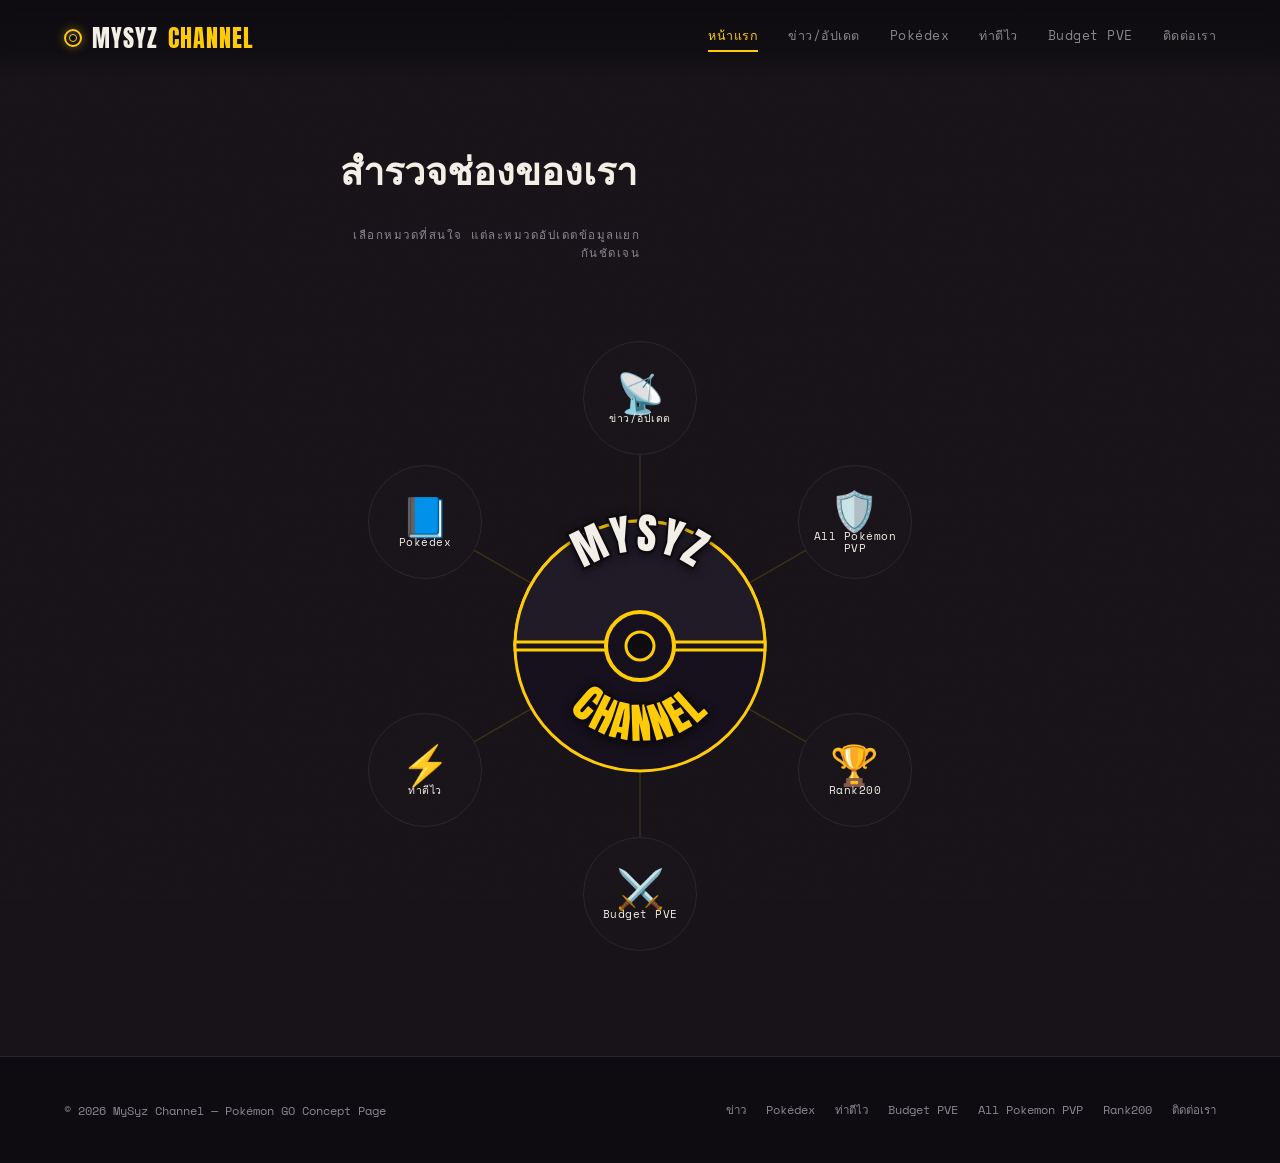
<file: index.html>
<!DOCTYPE html>
<html lang="th">
<head>
<meta charset="UTF-8">
<meta name="viewport" content="width=device-width, initial-scale=1.0">
<title>MySyz Channel — Pokémon GO Concept</title>
<link rel="preconnect" href="https://fonts.googleapis.com">
<link href="https://fonts.googleapis.com/css2?family=Anton&family=Sarabun:wght@300;400;500;600;700&family=Space+Mono:wght@400;700&display=swap" rel="stylesheet">
<link rel="stylesheet" href="style.css">
<style>
  /* ---------- CIRCULAR HUB (Poké Ball + curved title + ring nav) ---------- */
  .hub-section{
    padding:140px clamp(20px,5vw,64px) 110px;
    background:var(--void-2);
    display:flex;
    flex-direction:column;
    align-items:center;
  }
  .hub-wrap{
    position:relative;
    width:100%;
    max-width:600px;
    aspect-ratio:1;
    margin:40px auto 0;
  }
  .hub-svg{position:absolute; inset:0; width:100%; height:100%; overflow:visible;}

  .hub-nav{
    position:absolute; inset:0; width:100%; height:100%;
  }
  .hub-btn{
    position:absolute;
    width:19%;
    aspect-ratio:1;
    transform:translate(-50%,-50%);
    border-radius:50%;
    background:var(--card);
    border:1px solid var(--grid-line);
    display:flex;
    flex-direction:column;
    align-items:center;
    justify-content:center;
    text-decoration:none;
    text-align:center;
    gap:2px;
    transition:transform .3s ease, border-color .3s, background .3s;
    padding:6px;
  }
  .hub-btn:hover{
    transform:translate(-50%,-50%) scale(1.08);
    border-color:var(--poke-yellow);
    background:#1f1a26;
  }
  .hub-btn .hub-icon{font-size:clamp(30px,3.9vw,39px); line-height:1;}
  .hub-btn .hub-label{
    font-family:'Space Mono',monospace;
    font-size:clamp(8.5px,1vw,10.5px);
    letter-spacing:0.5px;
    color:var(--bone);
    line-height:1.15;
    max-width:90%;
  }

  @media (max-width:560px){
    .hub-btn{width:27%;}
  }
</style>
</head>
<body>

<div class="noise-layer"></div>

<header>
  <a href="index.html" class="logo"><span class="ball"></span>MYSYZ<span>CHANNEL</span></a>
  <button class="menu-toggle" aria-label="เปิดเมนู" onclick="document.querySelector('.mainnav').classList.toggle('open')">☰</button>
  <nav class="mainnav">
    <a href="index.html" class="active">หน้าแรก</a>
    <a href="news.html">ข่าว/อัปเดต</a>
    <a href="pokedex.html">Pokédex</a>
    <a href="fast-moves.html">ท่าตีไว</a>
    <a href="budget-pve.html">Budget PVE</a>
    <a href="contact.html">ติดต่อเรา</a>
  </nav>
</header>

<section class="hub-section">
  <div class="section-head" style="max-width:600px; width:100%;">
    <h2>สำรวจช่องของเรา</h2>
    <p>เลือกหมวดที่สนใจ แต่ละหมวดอัปเดตข้อมูลแยกกันชัดเจน</p>
  </div>

  <div class="hub-wrap">
    <svg class="hub-svg" viewBox="0 0 600 600" xmlns="http://www.w3.org/2000/svg" aria-hidden="true">
      <defs>
        <path id="arcTop" d="M 210.73,267.51 A 95,95 0 0 1 389.27,267.51" fill="none"/>
        <path id="arcBottom" d="M 210.73,332.49 A 95,95 0 0 0 389.27,332.49" fill="none"/>
      </defs>

      <!-- connecting spokes -->
      <g stroke="rgba(255,203,5,0.15)" stroke-width="1.5">
        <line x1="300" y1="300" x2="300" y2="52"/>
        <line x1="300" y1="300" x2="514.8" y2="176"/>
        <line x1="300" y1="300" x2="514.8" y2="424"/>
        <line x1="300" y1="300" x2="300" y2="548"/>
        <line x1="300" y1="300" x2="85.2" y2="424"/>
        <line x1="300" y1="300" x2="85.2" y2="176"/>
      </g>

      <!-- Poke Ball -->
      <circle cx="300" cy="300" r="125" fill="#15101c" stroke="var(--poke-yellow)" stroke-width="3"/>
      <path d="M 175,300 A 125,125 0 0 1 425,300" fill="#1f1a26" stroke="var(--poke-yellow)" stroke-width="3"/>
      <rect x="175" y="296" width="250" height="8" fill="var(--void-2)" stroke="var(--poke-yellow)" stroke-width="3"/>
      <circle cx="300" cy="300" r="34" fill="#15101c" stroke="var(--poke-yellow)" stroke-width="4"/>
      <circle cx="300" cy="300" r="14" fill="var(--void)" stroke="var(--poke-yellow)" stroke-width="3"/>

      <!-- Curved title, overlapping the pokeball face -->
      <text font-family="Anton, sans-serif" font-size="42" letter-spacing="3" fill="#f3efe6" stroke="#0c0a10" stroke-width="4" paint-order="stroke" style="filter:drop-shadow(0 2px 4px rgba(0,0,0,0.6));">
        <textPath href="#arcTop" startOffset="50%" text-anchor="middle">MYSYZ</textPath>
      </text>
      <text font-family="Anton, sans-serif" font-size="42" letter-spacing="3" fill="var(--poke-yellow)" stroke="#0c0a10" stroke-width="4" paint-order="stroke" style="filter:drop-shadow(0 2px 4px rgba(0,0,0,0.6));">
        <textPath href="#arcBottom" startOffset="50%" text-anchor="middle">CHANNEL</textPath>
      </text>
    </svg>

    <nav class="hub-nav" aria-label="เมนูหมวดหมู่">
      <a href="news.html" class="hub-btn" style="top:8.67%; left:50%;">
        <span class="hub-icon">📡</span>
        <span class="hub-label">ข่าว/อัปเดต</span>
      </a>
      <a href="all-pokemon-pvp.html" class="hub-btn" style="top:29.33%; left:85.8%;">
        <span class="hub-icon">🛡️</span>
        <span class="hub-label">All Pokémon PVP</span>
      </a>
      <a href="rank200.html" class="hub-btn" style="top:70.67%; left:85.8%;">
        <span class="hub-icon">🏆</span>
        <span class="hub-label">Rank200</span>
      </a>
      <a href="budget-pve.html" class="hub-btn" style="top:91.33%; left:50%;">
        <span class="hub-icon">⚔️</span>
        <span class="hub-label">Budget PVE</span>
      </a>
      <a href="fast-moves.html" class="hub-btn" style="top:70.67%; left:14.2%;">
        <span class="hub-icon">⚡</span>
        <span class="hub-label">ท่าตีไว</span>
      </a>
      <a href="pokedex.html" class="hub-btn" style="top:29.33%; left:14.2%;">
        <span class="hub-icon">📘</span>
        <span class="hub-label">Pokédex</span>
      </a>
    </nav>
  </div>
</section>

<footer>
  <span>© 2026 MySyz Channel — Pokémon GO Concept Page</span>
  <div class="fl">
    <a href="news.html">ข่าว</a>
    <a href="pokedex.html">Pokédex</a>
    <a href="fast-moves.html">ท่าตีไว</a>
    <a href="budget-pve.html">Budget PVE</a>
    <a href="all-pokemon-pvp.html">All Pokemon PVP</a>
    <a href="rank200.html">Rank200</a>
    <a href="contact.html">ติดต่อเรา</a>
  </div>
</footer>

</body>
</html>
</file>
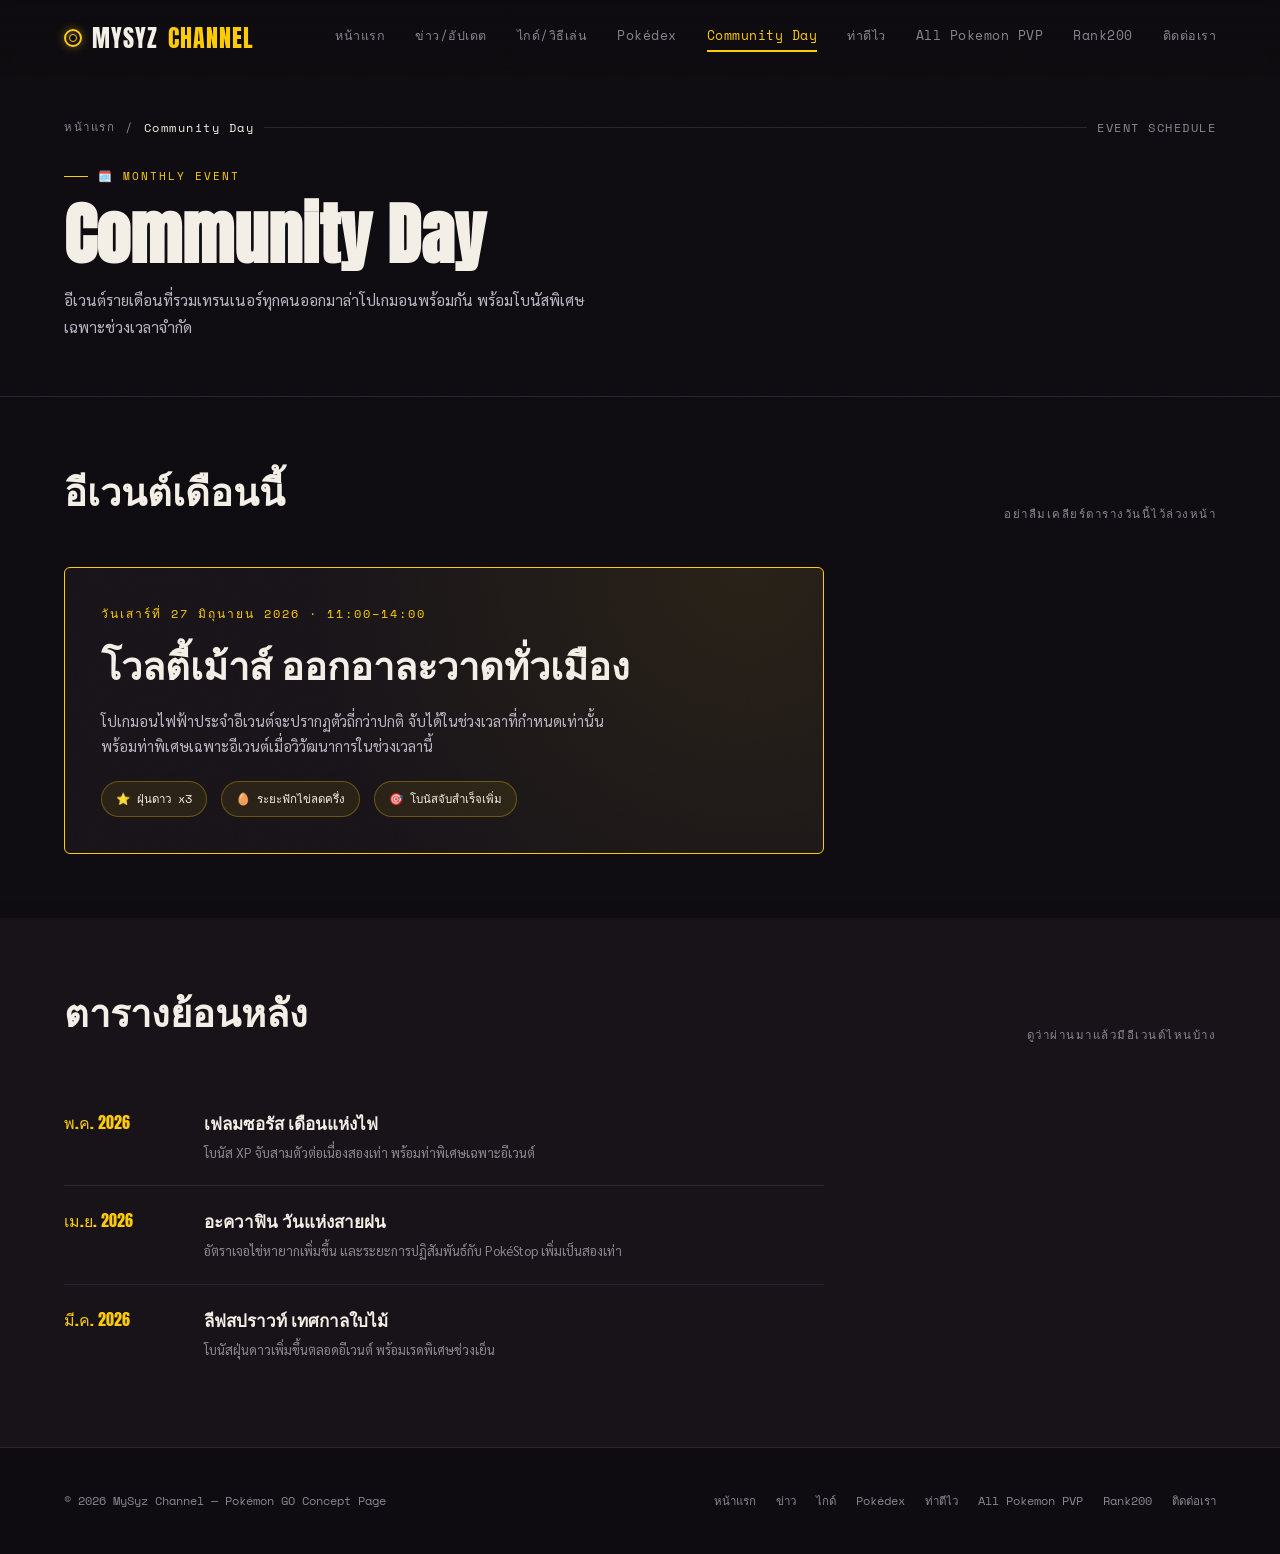
<file: community-day.html>
<!DOCTYPE html>
<html lang="th">
<head>
<meta charset="UTF-8">
<meta name="viewport" content="width=device-width, initial-scale=1.0">
<title>Community Day — MySyz Channel</title>
<link rel="preconnect" href="https://fonts.googleapis.com">
<link href="https://fonts.googleapis.com/css2?family=Anton&family=Sarabun:wght@300;400;500;600;700&family=Space+Mono:wght@400;700&display=swap" rel="stylesheet">
<link rel="stylesheet" href="style.css">
<style>
  .cd-hero-card{
    max-width:760px; background:var(--card); border:1px solid var(--poke-yellow);
    border-radius:6px; padding:36px; position:relative; overflow:hidden;
  }
  .cd-hero-card::before{
    content:''; position:absolute; inset:0; opacity:0.5;
    background:radial-gradient(circle at 90% 0%, rgba(255,203,5,0.15), transparent 60%);
  }
  .cd-hero-card .cd-date{
    font-family:'Space Mono',monospace; font-size:12px; letter-spacing:2px; color:var(--poke-yellow);
    text-transform:uppercase; position:relative; z-index:1;
  }
  .cd-hero-card h2{font-family:'Anton',sans-serif; font-size:clamp(26px,4vw,38px); margin:12px 0; position:relative; z-index:1;}
  .cd-hero-card p{color:#bbb4c2; font-size:14.5px; line-height:1.7; max-width:520px; position:relative; z-index:1;}
  .cd-bonus-list{margin-top:22px; display:flex; gap:14px; flex-wrap:wrap; position:relative; z-index:1;}
  .cd-bonus{
    font-family:'Space Mono',monospace; font-size:11.5px; color:var(--bone);
    background:rgba(255,203,5,0.08); border:1px solid rgba(255,203,5,0.3);
    padding:8px 14px; border-radius:100px;
  }

  .cd-timeline{display:flex; flex-direction:column; gap:0; max-width:760px; margin-top:8px;}
  .cd-row{
    display:grid; grid-template-columns:120px 1fr; gap:20px;
    padding:22px 0; border-bottom:1px solid var(--grid-line);
  }
  .cd-row:last-child{border-bottom:none;}
  .cd-month{font-family:'Anton',sans-serif; font-size:16px; color:var(--poke-yellow);}
  .cd-row h4{font-family:'Anton',sans-serif; font-size:17px; margin-bottom:6px;}
  .cd-row p{font-size:13px; color:var(--muted); line-height:1.6;}
</style>
</head>
<body>

<div class="noise-layer"></div>

<header>
  <a href="index.html" class="logo"><span class="ball"></span>MYSYZ<span>CHANNEL</span></a>
  <button class="menu-toggle" aria-label="เปิดเมนู" onclick="document.querySelector('.mainnav').classList.toggle('open')">☰</button>
  <nav class="mainnav">
    <a href="index.html">หน้าแรก</a>
    <a href="news.html">ข่าว/อัปเดต</a>
    <a href="guide.html">ไกด์/วิธีเล่น</a>
    <a href="pokedex.html">Pokédex</a>
    <a href="community-day.html" class="active">Community Day</a>
    <a href="fast-moves.html">ท่าตีไว</a>
    <a href="all-pokemon-pvp.html">All Pokemon PVP</a>
    <a href="rank200.html">Rank200</a>
    <a href="contact.html">ติดต่อเรา</a>
  </nav>
</header>

<div class="coordbar">
  <a href="index.html">หน้าแรก</a><span>/</span><span class="here">Community Day</span>
  <div class="dotline"></div>
  <span>EVENT SCHEDULE</span>
</div>

<section class="page-hero">
  <p class="tag">🗓️ Monthly Event</p>
  <h1>Community Day</h1>
  <p class="lead">อีเวนต์รายเดือนที่รวมเทรนเนอร์ทุกคนออกมาล่าโปเกมอนพร้อมกัน พร้อมโบนัสพิเศษเฉพาะช่วงเวลาจำกัด</p>
</section>

<section class="section">
  <div class="section-head">
    <h2>อีเวนต์เดือนนี้</h2>
    <p>อย่าลืมเคลียร์ตารางวันนี้ไว้ล่วงหน้า</p>
  </div>

  <div class="cd-hero-card">
    <div class="cd-date">วันเสาร์ที่ 27 มิถุนายน 2026 · 11:00–14:00</div>
    <h2>โวลตี้เม้าส์ ออกอาละวาดทั่วเมือง</h2>
    <p>โปเกมอนไฟฟ้าประจำอีเวนต์จะปรากฏตัวถี่กว่าปกติ จับได้ในช่วงเวลาที่กำหนดเท่านั้น พร้อมท่าพิเศษเฉพาะอีเวนต์เมื่อวิวัฒนาการในช่วงเวลานี้</p>
    <div class="cd-bonus-list">
      <span class="cd-bonus">⭐ ฝุ่นดาว x3</span>
      <span class="cd-bonus">🥚 ระยะฟักไข่ลดครึ่ง</span>
      <span class="cd-bonus">🎯 โบนัสจับสำเร็จเพิ่ม</span>
    </div>
  </div>
</section>

<section class="section" style="background:var(--void-2);">
  <div class="section-head">
    <h2>ตารางย้อนหลัง</h2>
    <p>ดูว่าผ่านมาแล้วมีอีเวนต์ไหนบ้าง</p>
  </div>

  <div class="cd-timeline">
    <div class="cd-row">
      <div class="cd-month">พ.ค. 2026</div>
      <div>
        <h4>เฟลมซอรัส เดือนแห่งไฟ</h4>
        <p>โบนัส XP จับสามตัวต่อเนื่องสองเท่า พร้อมท่าพิเศษเฉพาะอีเวนต์</p>
      </div>
    </div>
    <div class="cd-row">
      <div class="cd-month">เม.ย. 2026</div>
      <div>
        <h4>อะควาฟิน วันแห่งสายฝน</h4>
        <p>อัตราเจอไข่หายากเพิ่มขึ้น และระยะการปฏิสัมพันธ์กับ PokéStop เพิ่มเป็นสองเท่า</p>
      </div>
    </div>
    <div class="cd-row">
      <div class="cd-month">มี.ค. 2026</div>
      <div>
        <h4>ลีฟสปราวท์ เทศกาลใบไม้</h4>
        <p>โบนัสฝุ่นดาวเพิ่มขึ้นตลอดอีเวนต์ พร้อมเรดพิเศษช่วงเย็น</p>
      </div>
    </div>
  </div>
</section>

<footer>
  <span>© 2026 MySyz Channel — Pokémon GO Concept Page</span>
  <div class="fl">
    <a href="index.html">หน้าแรก</a>
    <a href="news.html">ข่าว</a>
    <a href="guide.html">ไกด์</a>
    <a href="pokedex.html">Pokédex</a>
    <a href="fast-moves.html">ท่าตีไว</a>
    <a href="all-pokemon-pvp.html">All Pokemon PVP</a>
    <a href="rank200.html">Rank200</a>
    <a href="contact.html">ติดต่อเรา</a>
  </div>
</footer>

</body>
</html>
</file>
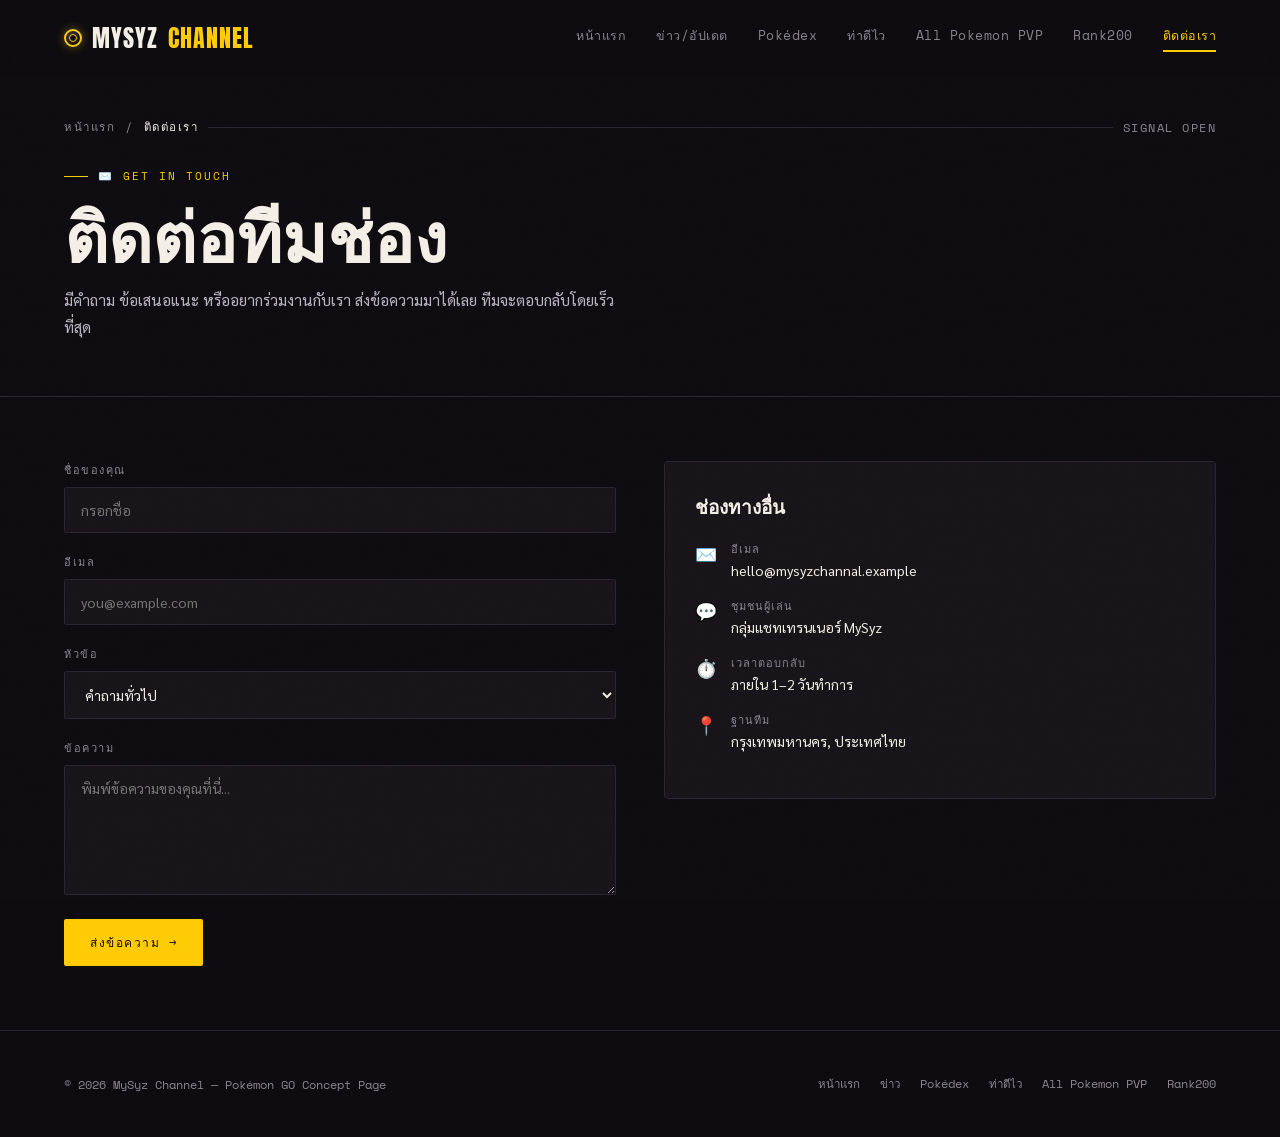
<file: contact.html>
<!DOCTYPE html>
<html lang="th">
<head>
<meta charset="UTF-8">
<meta name="viewport" content="width=device-width, initial-scale=1.0">
<title>ติดต่อเรา — MySyz Channel</title>
<link rel="preconnect" href="https://fonts.googleapis.com">
<link href="https://fonts.googleapis.com/css2?family=Anton&family=Sarabun:wght@300;400;500;600;700&family=Space+Mono:wght@400;700&display=swap" rel="stylesheet">
<link rel="stylesheet" href="style.css">
<style>
  .contact-layout{display:grid; grid-template-columns:1fr 1fr; gap:48px; align-items:flex-start;}
  @media (max-width:880px){ .contact-layout{grid-template-columns:1fr;} }

  .form-group{margin-bottom:20px;}
  .form-group label{
    display:block; font-family:'Space Mono',monospace; font-size:11px; letter-spacing:1.5px;
    text-transform:uppercase; color:var(--muted); margin-bottom:8px;
  }
  .form-group input, .form-group textarea, .form-group select{
    width:100%; background:var(--card); border:1px solid var(--grid-line); color:var(--bone);
    padding:13px 16px; border-radius:2px; font-family:'Sarabun',sans-serif; font-size:14px;
  }
  .form-group input:focus, .form-group textarea:focus, .form-group select:focus{
    outline:2px solid var(--poke-yellow); outline-offset:2px;
  }
  .form-group textarea{resize:vertical; min-height:130px;}

  .contact-panel{
    background:var(--card); border:1px solid var(--grid-line); border-radius:4px; padding:30px;
  }
  .contact-panel h3{font-family:'Anton',sans-serif; font-size:19px; margin-bottom:18px;}
  .contact-row{display:flex; gap:14px; align-items:flex-start; margin-bottom:18px;}
  .contact-row .icon{font-size:18px; padding-top:2px;}
  .contact-row .label{font-family:'Space Mono',monospace; font-size:11px; color:var(--muted); letter-spacing:1px; text-transform:uppercase;}
  .contact-row .value{font-size:14px; color:var(--bone); margin-top:3px;}

  .form-status{
    margin-top:16px; font-family:'Space Mono',monospace; font-size:12.5px; color:var(--poke-yellow);
    display:none;
  }
  .form-status.show{display:block;}
</style>
</head>
<body>

<div class="noise-layer"></div>

<header>
  <a href="index.html" class="logo"><span class="ball"></span>MYSYZ<span>CHANNEL</span></a>
  <button class="menu-toggle" aria-label="เปิดเมนู" onclick="document.querySelector('.mainnav').classList.toggle('open')">☰</button>
  <nav class="mainnav">
    <a href="index.html">หน้าแรก</a>
    <a href="news.html">ข่าว/อัปเดต</a>
    <a href="pokedex.html">Pokédex</a>
    <a href="fast-moves.html">ท่าตีไว</a>
    <a href="all-pokemon-pvp.html">All Pokemon PVP</a>
    <a href="rank200.html">Rank200</a>
    <a href="contact.html" class="active">ติดต่อเรา</a>
  </nav>
</header>

<div class="coordbar">
  <a href="index.html">หน้าแรก</a><span>/</span><span class="here">ติดต่อเรา</span>
  <div class="dotline"></div>
  <span>SIGNAL OPEN</span>
</div>

<section class="page-hero">
  <p class="tag">✉️ Get in Touch</p>
  <h1>ติดต่อทีมช่อง</h1>
  <p class="lead">มีคำถาม ข้อเสนอแนะ หรืออยากร่วมงานกับเรา ส่งข้อความมาได้เลย ทีมจะตอบกลับโดยเร็วที่สุด</p>
</section>

<section class="section">
  <div class="contact-layout">

    <form id="contact-form">
      <div class="form-group">
        <label for="name">ชื่อของคุณ</label>
        <input type="text" id="name" name="name" required placeholder="กรอกชื่อ">
      </div>
      <div class="form-group">
        <label for="email">อีเมล</label>
        <input type="email" id="email" name="email" required placeholder="you@example.com">
      </div>
      <div class="form-group">
        <label for="topic">หัวข้อ</label>
        <select id="topic" name="topic">
          <option>คำถามทั่วไป</option>
          <option>รายงานปัญหาเว็บไซต์</option>
          <option>ข้อเสนอแนะคอนเทนต์</option>
          <option>ร่วมงาน/สปอนเซอร์</option>
        </select>
      </div>
      <div class="form-group">
        <label for="message">ข้อความ</label>
        <textarea id="message" name="message" required placeholder="พิมพ์ข้อความของคุณที่นี่..."></textarea>
      </div>
      <button type="submit" class="btn btn-primary">ส่งข้อความ →</button>
      <p class="form-status" id="form-status">ส่งข้อความเรียบร้อย ทีมจะติดต่อกลับทางอีเมลที่ระบุไว้</p>
    </form>

    <aside class="contact-panel">
      <h3>ช่องทางอื่น</h3>
      <div class="contact-row">
        <span class="icon">✉️</span>
        <div>
          <div class="label">อีเมล</div>
          <div class="value">hello@mysyzchannal.example</div>
        </div>
      </div>
      <div class="contact-row">
        <span class="icon">💬</span>
        <div>
          <div class="label">ชุมชนผู้เล่น</div>
          <div class="value">กลุ่มแชทเทรนเนอร์ MySyz</div>
        </div>
      </div>
      <div class="contact-row">
        <span class="icon">⏱️</span>
        <div>
          <div class="label">เวลาตอบกลับ</div>
          <div class="value">ภายใน 1–2 วันทำการ</div>
        </div>
      </div>
      <div class="contact-row">
        <span class="icon">📍</span>
        <div>
          <div class="label">ฐานทีม</div>
          <div class="value">กรุงเทพมหานคร, ประเทศไทย</div>
        </div>
      </div>
    </aside>

  </div>
</section>

<footer>
  <span>© 2026 MySyz Channel — Pokémon GO Concept Page</span>
  <div class="fl">
    <a href="index.html">หน้าแรก</a>
    <a href="news.html">ข่าว</a>
    <a href="pokedex.html">Pokédex</a>
    <a href="fast-moves.html">ท่าตีไว</a>
    <a href="all-pokemon-pvp.html">All Pokemon PVP</a>
    <a href="rank200.html">Rank200</a>
  </div>
</footer>

<script>
  document.getElementById('contact-form').addEventListener('submit', function(e){
    e.preventDefault();
    document.getElementById('form-status').classList.add('show');
    this.reset();
  });
</script>

</body>
</html>
</file>
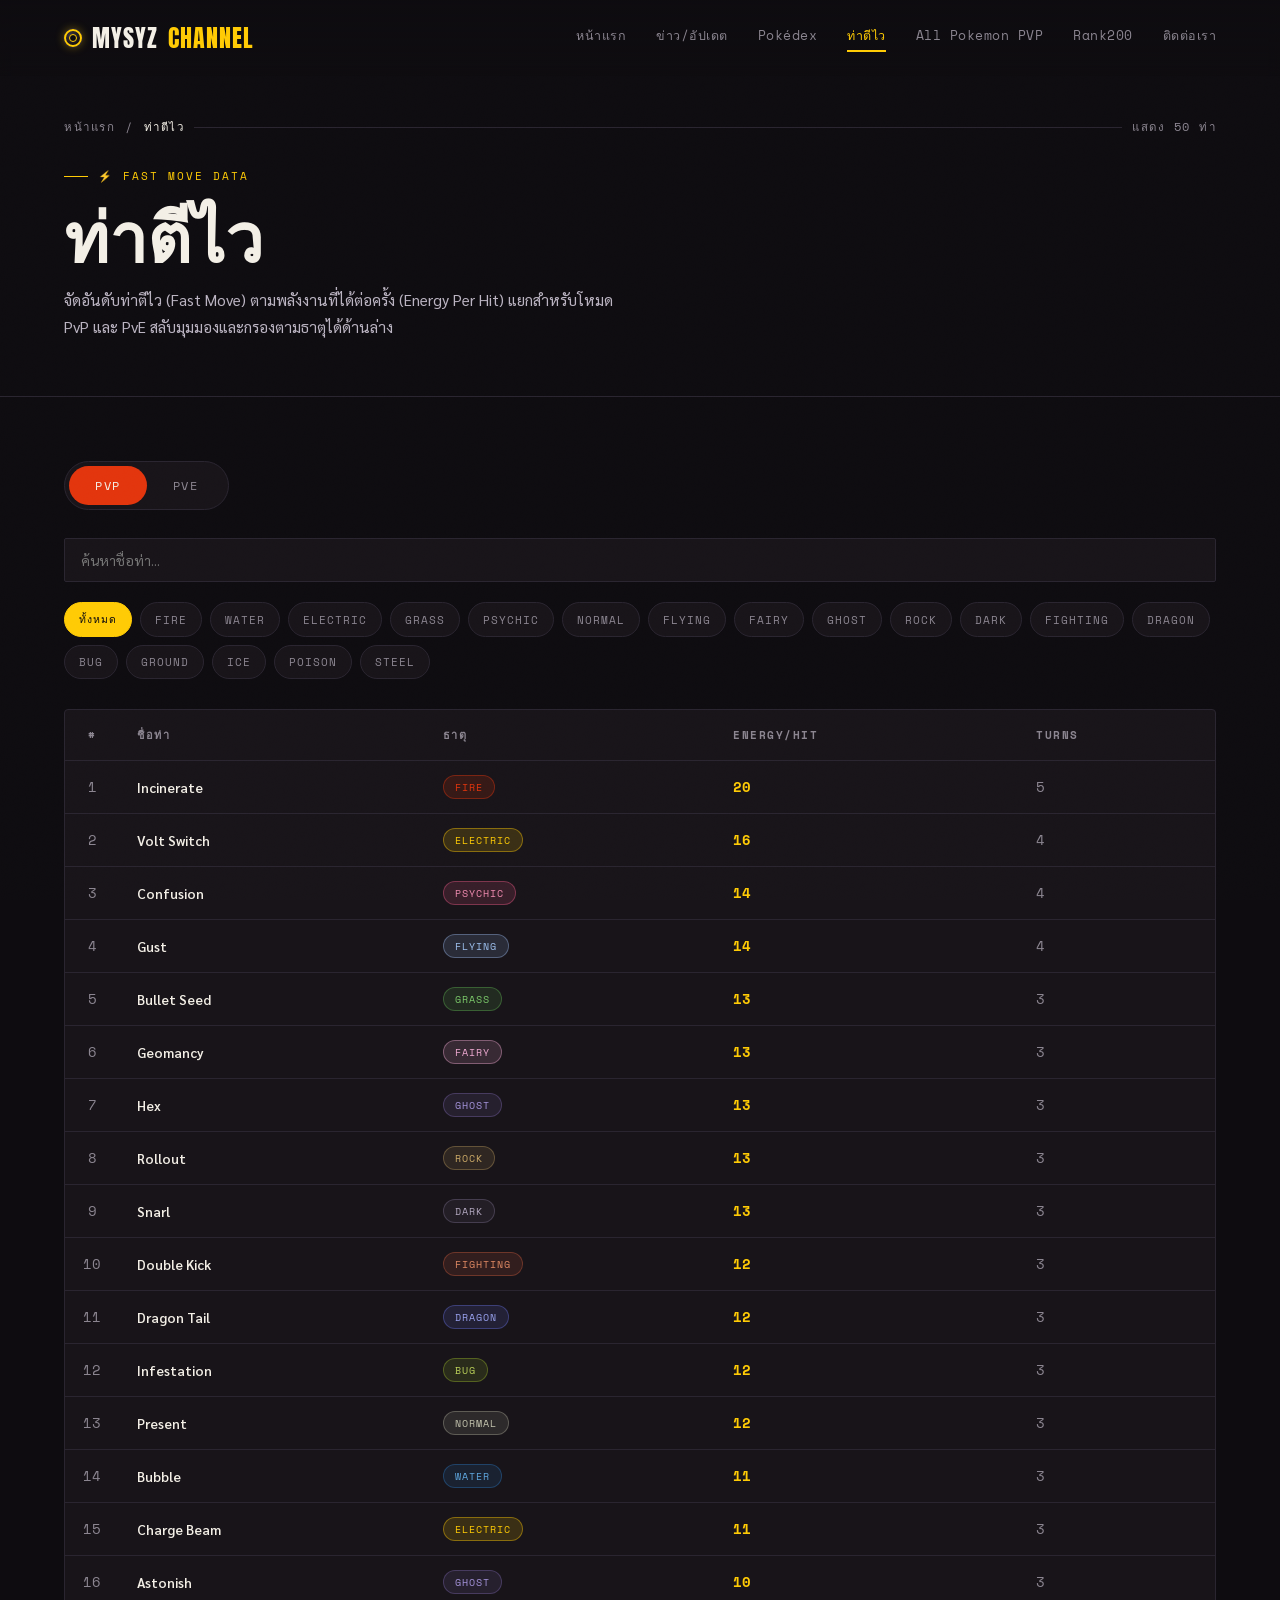
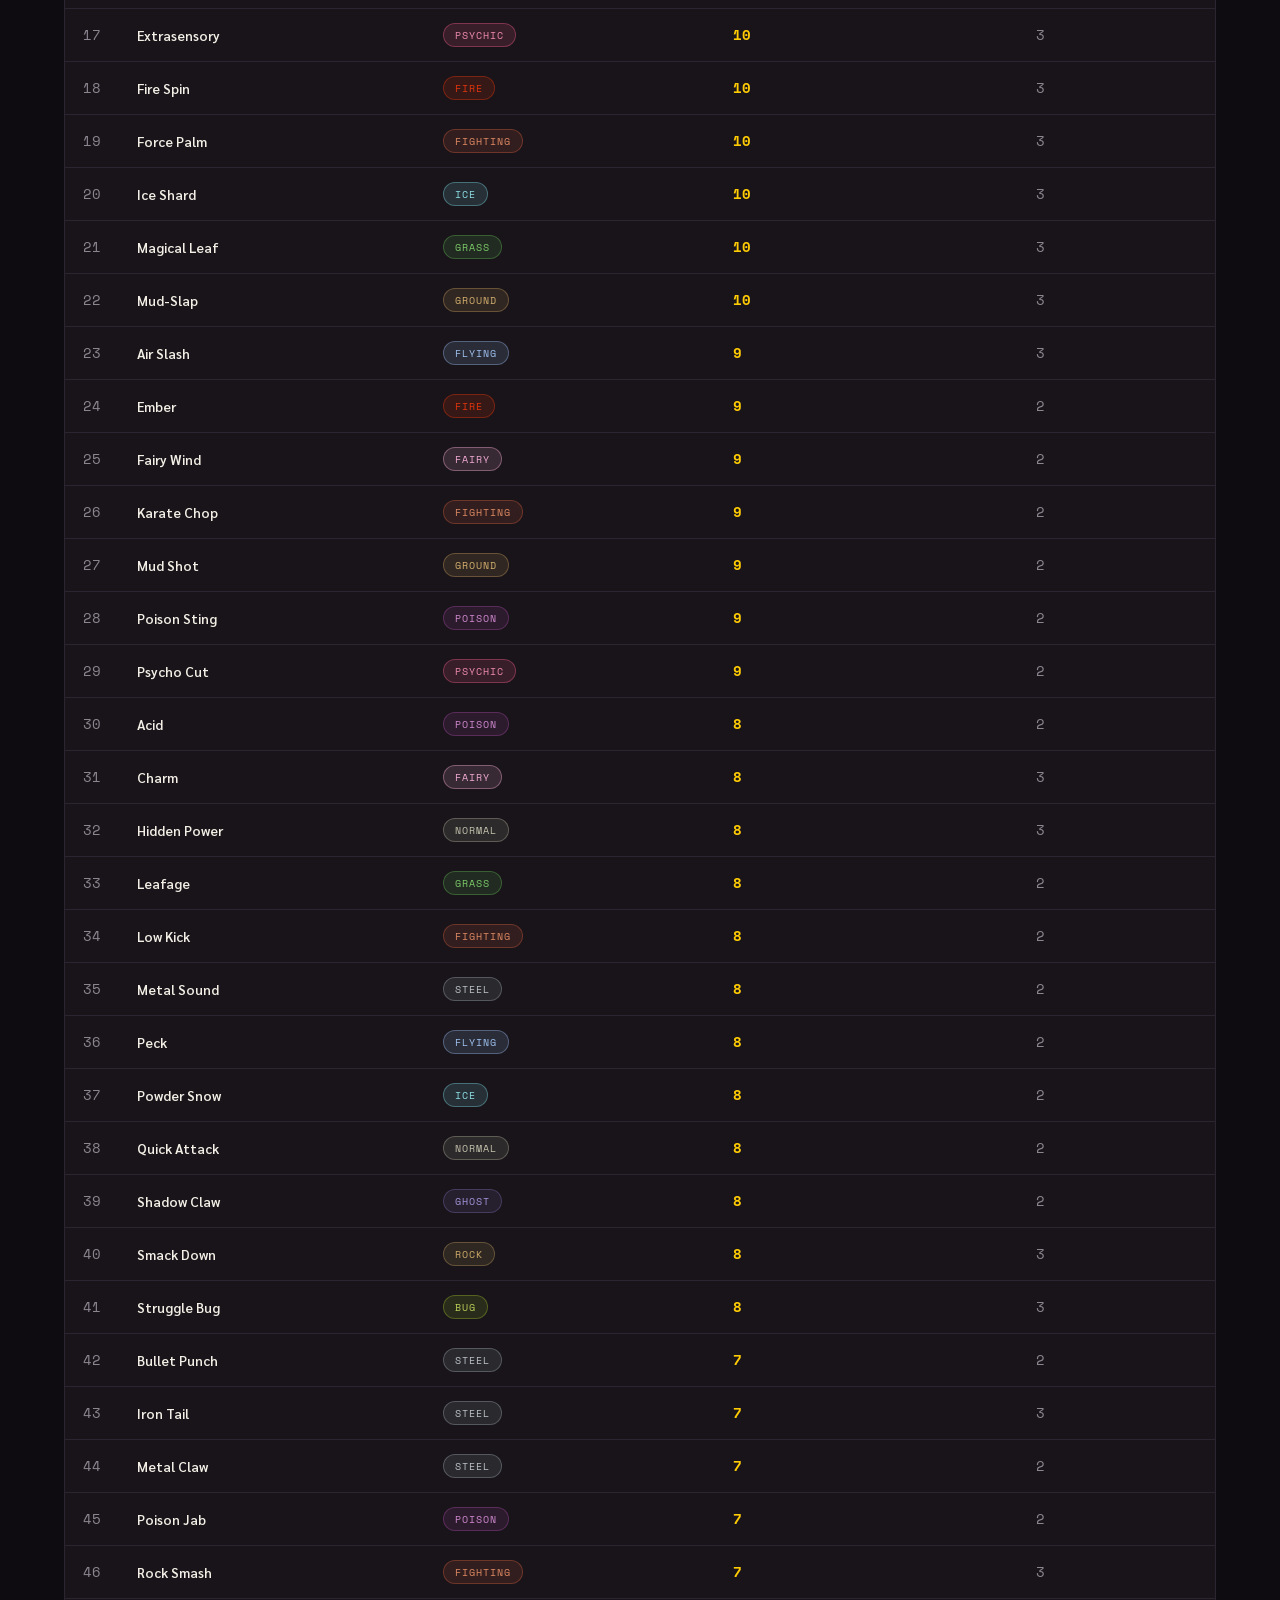
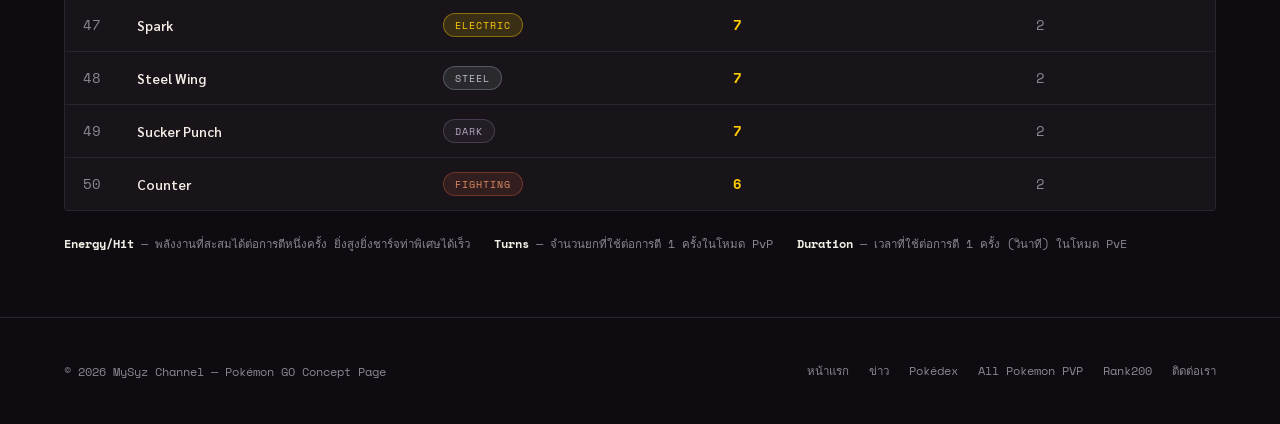
<file: fast-moves.html>
<!DOCTYPE html>
<html lang="th">
<head>
<meta charset="UTF-8">
<meta name="viewport" content="width=device-width, initial-scale=1.0">
<title>ท่าตีไว — MySyz Channel</title>
<link rel="preconnect" href="https://fonts.googleapis.com">
<link href="https://fonts.googleapis.com/css2?family=Anton&family=Sarabun:wght@300;400;500;600;700&family=Space+Mono:wght@400;700&display=swap" rel="stylesheet">
<link rel="stylesheet" href="style.css">
<style>
  /* ---- mode toggle (PvP / PvE) ---- */
  .mode-toggle{
    display:inline-flex; background:var(--card); border:1px solid var(--grid-line);
    border-radius:100px; padding:4px; margin-bottom:28px;
  }
  .mode-toggle button{
    font-family:'Space Mono',monospace; font-size:12px; letter-spacing:1.5px; text-transform:uppercase;
    background:transparent; border:none; color:var(--muted); padding:11px 26px; border-radius:100px;
    cursor:pointer; transition:all .25s;
  }
  .mode-toggle button.active{background:var(--poke-red); color:var(--bone);}

  .dex-toolbar{display:flex; gap:12px; margin-bottom:20px; flex-wrap:wrap; align-items:center;}
  .dex-toolbar input{
    background:var(--card); border:1px solid var(--grid-line); color:var(--bone);
    padding:12px 16px; border-radius:2px; font-family:'Sarabun',sans-serif; font-size:14px;
    flex:1; min-width:200px;
  }
  .dex-toolbar input:focus{outline:2px solid var(--poke-yellow); outline-offset:2px;}

  .type-filter{display:flex; gap:8px; flex-wrap:wrap; margin-bottom:30px;}
  .type-filter button{
    font-family:'Space Mono',monospace; font-size:10.5px; letter-spacing:1px; text-transform:uppercase;
    background:var(--card); border:1px solid var(--grid-line); color:var(--muted);
    padding:8px 14px; border-radius:100px; cursor:pointer; transition:all .2s;
  }
  .type-filter button.active{background:var(--poke-yellow); color:var(--void); border-color:var(--poke-yellow);}
  .type-filter button:hover{border-color:var(--poke-yellow);}

  /* ---- table ---- */
  .table-wrap{
    background:var(--card); border:1px solid var(--grid-line); border-radius:4px;
    overflow-x:auto;
  }
  table.moves{width:100%; border-collapse:collapse; min-width:560px;}
  table.moves thead th{
    font-family:'Space Mono',monospace; font-size:11px; letter-spacing:1.5px; text-transform:uppercase;
    color:var(--muted); text-align:left; padding:16px 18px; border-bottom:1px solid var(--grid-line);
    white-space:nowrap;
  }
  table.moves thead th.num{text-align:center;}
  table.moves tbody td{
    padding:14px 18px; border-bottom:1px solid var(--grid-line); font-size:13.5px;
  }
  table.moves tbody tr:last-child td{border-bottom:none;}
  table.moves tbody tr:hover{background:rgba(255,203,5,0.04);}
  table.moves td.num{
    font-family:'Space Mono',monospace; color:var(--muted); text-align:center; width:48px;
  }
  table.moves td.move-name{font-weight:600; color:var(--bone);}
  table.moves td.energy{font-family:'Space Mono',monospace; color:var(--poke-yellow); font-weight:700;}
  table.moves td.turns{font-family:'Space Mono',monospace; color:var(--muted);}
  table.moves tr[hidden]{display:none;}

  .pill{
    display:inline-block; font-family:'Space Mono',monospace; font-size:9.5px; letter-spacing:1px;
    text-transform:uppercase; padding:4px 11px; border-radius:100px;
  }
  .type-electric{background:rgba(255,203,5,0.15); color:#ffcb05; border:1px solid rgba(255,203,5,0.4);}
  .type-fire{background:rgba(227,53,13,0.15); color:#e3350d; border:1px solid rgba(227,53,13,0.4);}
  .type-water{background:rgba(42,117,187,0.15); color:#5fa8e0; border:1px solid rgba(42,117,187,0.4);}
  .type-grass{background:rgba(94,176,82,0.15); color:#7bc96a; border:1px solid rgba(94,176,82,0.4);}
  .type-normal{background:rgba(168,168,150,0.15); color:#c2c2ad; border:1px solid rgba(168,168,150,0.4);}
  .type-psychic{background:rgba(232,87,134,0.15); color:#f08bb0; border:1px solid rgba(232,87,134,0.4);}
  .type-flying{background:rgba(150,180,230,0.15); color:#9fc2f0; border:1px solid rgba(150,180,230,0.4);}
  .type-fairy{background:rgba(240,170,210,0.15); color:#f0aad2; border:1px solid rgba(240,170,210,0.4);}
  .type-ghost{background:rgba(120,100,170,0.15); color:#a594db; border:1px solid rgba(120,100,170,0.4);}
  .type-rock{background:rgba(180,150,90,0.15); color:#cdab68; border:1px solid rgba(180,150,90,0.4);}
  .type-dark{background:rgba(90,80,100,0.18); color:#b3a8c0; border:1px solid rgba(120,110,140,0.4);}
  .type-fighting{background:rgba(200,90,60,0.15); color:#e08a64; border:1px solid rgba(200,90,60,0.4);}
  .type-dragon{background:rgba(100,110,220,0.15); color:#9aa3f0; border:1px solid rgba(100,110,220,0.4);}
  .type-bug{background:rgba(150,180,40,0.15); color:#bcd25a; border:1px solid rgba(150,180,40,0.4);}
  .type-ground{background:rgba(190,150,90,0.15); color:#d4b06f; border:1px solid rgba(190,150,90,0.4);}
  .type-ice{background:rgba(120,210,220,0.15); color:#8fe0e8; border:1px solid rgba(120,210,220,0.4);}
  .type-poison{background:rgba(160,70,160,0.15); color:#d18ad1; border:1px solid rgba(160,70,160,0.4);}
  .type-steel{background:rgba(150,160,170,0.15); color:#bcc3c9; border:1px solid rgba(150,160,170,0.4);}

  .legend-note{
    margin-top:24px; font-family:'Space Mono',monospace; font-size:11.5px; color:var(--muted);
    display:flex; gap:24px; flex-wrap:wrap;
  }
  .legend-note b{color:var(--bone);}
</style>
</head>
<body>

<div class="noise-layer"></div>

<header>
  <a href="index.html" class="logo"><span class="ball"></span>MYSYZ<span>CHANNEL</span></a>
  <button class="menu-toggle" aria-label="เปิดเมนู" onclick="document.querySelector('.mainnav').classList.toggle('open')">☰</button>
  <nav class="mainnav">
    <a href="index.html">หน้าแรก</a>
    <a href="news.html">ข่าว/อัปเดต</a>
    <a href="pokedex.html">Pokédex</a>
    <a href="fast-moves.html" class="active">ท่าตีไว</a>
    <a href="all-pokemon-pvp.html">All Pokemon PVP</a>
    <a href="rank200.html">Rank200</a>
    <a href="contact.html">ติดต่อเรา</a>
  </nav>
</header>

<div class="coordbar">
  <a href="index.html">หน้าแรก</a><span>/</span><span class="here">ท่าตีไว</span>
  <div class="dotline"></div>
  <span id="result-count">แสดง 50 ท่า</span>
</div>

<section class="page-hero">
  <p class="tag">⚡ Fast Move Data</p>
  <h1>ท่าตีไว</h1>
  <p class="lead">จัดอันดับท่าตีไว (Fast Move) ตามพลังงานที่ได้ต่อครั้ง (Energy Per Hit) แยกสำหรับโหมด PvP และ PvE สลับมุมมองและกรองตามธาตุได้ด้านล่าง</p>
</section>

<section class="section">

  <div class="mode-toggle" role="group" aria-label="เลือกโหมด">
    <button data-mode="pvp" class="active">PvP</button>
    <button data-mode="pve">PvE</button>
  </div>

  <div class="dex-toolbar">
    <input type="text" id="move-search" placeholder="ค้นหาชื่อท่า..." aria-label="ค้นหาท่าตีไว">
  </div>

  <div class="type-filter" id="type-filter" role="group" aria-label="กรองตามธาตุ">
    <button data-type="all" class="active">ทั้งหมด</button>
    <button data-type="Fire">Fire</button>
    <button data-type="Water">Water</button>
    <button data-type="Electric">Electric</button>
    <button data-type="Grass">Grass</button>
    <button data-type="Psychic">Psychic</button>
    <button data-type="Normal">Normal</button>
    <button data-type="Flying">Flying</button>
    <button data-type="Fairy">Fairy</button>
    <button data-type="Ghost">Ghost</button>
    <button data-type="Rock">Rock</button>
    <button data-type="Dark">Dark</button>
    <button data-type="Fighting">Fighting</button>
    <button data-type="Dragon">Dragon</button>
    <button data-type="Bug">Bug</button>
    <button data-type="Ground">Ground</button>
    <button data-type="Ice">Ice</button>
    <button data-type="Poison">Poison</button>
    <button data-type="Steel">Steel</button>
  </div>

  <div class="table-wrap">
    <table class="moves" id="moves-table">
      <thead>
        <tr id="table-head">
          <th class="num">#</th>
          <th>ชื่อท่า</th>
          <th>ธาตุ</th>
          <th>Energy/Hit</th>
          <th id="last-col-head">Turns</th>
        </tr>
      </thead>
      <tbody id="moves-body"></tbody>
    </table>
  </div>

  <div class="legend-note">
    <span><b>Energy/Hit</b> — พลังงานที่สะสมได้ต่อการตีหนึ่งครั้ง ยิ่งสูงยิ่งชาร์จท่าพิเศษได้เร็ว</span>
    <span><b>Turns</b> — จำนวนยกที่ใช้ต่อการตี 1 ครั้งในโหมด PvP</span>
    <span><b>Duration</b> — เวลาที่ใช้ต่อการตี 1 ครั้ง (วินาที) ในโหมด PvE</span>
  </div>

</section>

<footer>
  <span>© 2026 MySyz Channel — Pokémon GO Concept Page</span>
  <div class="fl">
    <a href="index.html">หน้าแรก</a>
    <a href="news.html">ข่าว</a>
    <a href="pokedex.html">Pokédex</a>
    <a href="all-pokemon-pvp.html">All Pokemon PVP</a>
    <a href="rank200.html">Rank200</a>
    <a href="contact.html">ติดต่อเรา</a>
  </div>
</footer>

<script>
  const PVP_DATA = [{"rank": 1, "move": "Incinerate", "type": "Fire", "energy": 20.0, "turns": 5.0}, {"rank": 2, "move": "Volt Switch", "type": "Electric", "energy": 16.0, "turns": 4.0}, {"rank": 3, "move": "Confusion", "type": "Psychic", "energy": 14.0, "turns": 4.0}, {"rank": 4, "move": "Gust", "type": "Flying", "energy": 14.0, "turns": 4.0}, {"rank": 5, "move": "Bullet Seed", "type": "Grass", "energy": 13.0, "turns": 3.0}, {"rank": 6, "move": "Geomancy", "type": "Fairy", "energy": 13.0, "turns": 3.0}, {"rank": 7, "move": "Hex", "type": "Ghost", "energy": 13.0, "turns": 3.0}, {"rank": 8, "move": "Rollout", "type": "Rock", "energy": 13.0, "turns": 3.0}, {"rank": 9, "move": "Snarl", "type": "Dark", "energy": 13.0, "turns": 3.0}, {"rank": 10, "move": "Double Kick", "type": "Fighting", "energy": 12.0, "turns": 3.0}, {"rank": 11, "move": "Dragon Tail", "type": "Dragon", "energy": 12.0, "turns": 3.0}, {"rank": 12, "move": "Infestation", "type": "Bug", "energy": 12.0, "turns": 3.0}, {"rank": 13, "move": "Present", "type": "Normal", "energy": 12.0, "turns": 3.0}, {"rank": 14, "move": "Bubble", "type": "Water", "energy": 11.0, "turns": 3.0}, {"rank": 15, "move": "Charge Beam", "type": "Electric", "energy": 11.0, "turns": 3.0}, {"rank": 16, "move": "Astonish", "type": "Ghost", "energy": 10.0, "turns": 3.0}, {"rank": 17, "move": "Extrasensory", "type": "Psychic", "energy": 10.0, "turns": 3.0}, {"rank": 18, "move": "Fire Spin", "type": "Fire", "energy": 10.0, "turns": 3.0}, {"rank": 19, "move": "Force Palm", "type": "Fighting", "energy": 10.0, "turns": 3.0}, {"rank": 20, "move": "Ice Shard", "type": "Ice", "energy": 10.0, "turns": 3.0}, {"rank": 21, "move": "Magical Leaf", "type": "Grass", "energy": 10.0, "turns": 3.0}, {"rank": 22, "move": "Mud-Slap", "type": "Ground", "energy": 10.0, "turns": 3.0}, {"rank": 23, "move": "Air Slash", "type": "Flying", "energy": 9.0, "turns": 3.0}, {"rank": 24, "move": "Ember", "type": "Fire", "energy": 9.0, "turns": 2.0}, {"rank": 25, "move": "Fairy Wind", "type": "Fairy", "energy": 9.0, "turns": 2.0}, {"rank": 26, "move": "Karate Chop", "type": "Fighting", "energy": 9.0, "turns": 2.0}, {"rank": 27, "move": "Mud Shot", "type": "Ground", "energy": 9.0, "turns": 2.0}, {"rank": 28, "move": "Poison Sting", "type": "Poison", "energy": 9.0, "turns": 2.0}, {"rank": 29, "move": "Psycho Cut", "type": "Psychic", "energy": 9.0, "turns": 2.0}, {"rank": 30, "move": "Acid", "type": "Poison", "energy": 8.0, "turns": 2.0}, {"rank": 31, "move": "Charm", "type": "Fairy", "energy": 8.0, "turns": 3.0}, {"rank": 32, "move": "Hidden Power", "type": "Normal", "energy": 8.0, "turns": 3.0}, {"rank": 33, "move": "Leafage", "type": "Grass", "energy": 8.0, "turns": 2.0}, {"rank": 34, "move": "Low Kick", "type": "Fighting", "energy": 8.0, "turns": 2.0}, {"rank": 35, "move": "Metal Sound", "type": "Steel", "energy": 8.0, "turns": 2.0}, {"rank": 36, "move": "Peck", "type": "Flying", "energy": 8.0, "turns": 2.0}, {"rank": 37, "move": "Powder Snow", "type": "Ice", "energy": 8.0, "turns": 2.0}, {"rank": 38, "move": "Quick Attack", "type": "Normal", "energy": 8.0, "turns": 2.0}, {"rank": 39, "move": "Shadow Claw", "type": "Ghost", "energy": 8.0, "turns": 2.0}, {"rank": 40, "move": "Smack Down", "type": "Rock", "energy": 8.0, "turns": 3.0}, {"rank": 41, "move": "Struggle Bug", "type": "Bug", "energy": 8.0, "turns": 3.0}, {"rank": 42, "move": "Bullet Punch", "type": "Steel", "energy": 7.0, "turns": 2.0}, {"rank": 43, "move": "Iron Tail", "type": "Steel", "energy": 7.0, "turns": 3.0}, {"rank": 44, "move": "Metal Claw", "type": "Steel", "energy": 7.0, "turns": 2.0}, {"rank": 45, "move": "Poison Jab", "type": "Poison", "energy": 7.0, "turns": 2.0}, {"rank": 46, "move": "Rock Smash", "type": "Fighting", "energy": 7.0, "turns": 3.0}, {"rank": 47, "move": "Spark", "type": "Electric", "energy": 7.0, "turns": 2.0}, {"rank": 48, "move": "Steel Wing", "type": "Steel", "energy": 7.0, "turns": 2.0}, {"rank": 49, "move": "Sucker Punch", "type": "Dark", "energy": 7.0, "turns": 2.0}, {"rank": 50, "move": "Counter", "type": "Fighting", "energy": 6.0, "turns": 2.0}];

  const PVE_DATA = [{"rank": 1, "move": "Volt Switch", "type": "Electric", "energy": 25.0, "duration": 1.6}, {"rank": 2, "move": "Incinerate", "type": "Fire", "energy": 20.0, "duration": 2.3}, {"rank": 3, "move": "Present", "type": "Normal", "energy": 20.0, "duration": 1.3}, {"rank": 4, "move": "Splash", "type": "Water", "energy": 20.0, "duration": 1.7}, {"rank": 5, "move": "Hex", "type": "Ghost", "energy": 15.0, "duration": 1.2}, {"rank": 6, "move": "Confusion", "type": "Psychic", "energy": 15.0, "duration": 1.6}, {"rank": 7, "move": "Charge Beam", "type": "Electric", "energy": 15.0, "duration": 1.1}, {"rank": 8, "move": "Hidden Power", "type": "Normal", "energy": 15.0, "duration": 1.5}, {"rank": 9, "move": "Yawn", "type": "Normal", "energy": 15.0, "duration": 1.7}, {"rank": 10, "move": "Powder Snow", "type": "Ice", "energy": 15.0, "duration": 1.0}, {"rank": 11, "move": "Struggle Bug", "type": "Bug", "energy": 15.0, "duration": 1.5}, {"rank": 12, "move": "Snarl", "type": "Dark", "energy": 14.0, "duration": 1.1}, {"rank": 13, "move": "Bubble", "type": "Water", "energy": 14.0, "duration": 1.2}, {"rank": 14, "move": "Bullet Seed", "type": "Grass", "energy": 14.0, "duration": 1.1}, {"rank": 15, "move": "Astonish", "type": "Ghost", "energy": 14.0, "duration": 1.1}, {"rank": 16, "move": "Infestation", "type": "Bug", "energy": 14.0, "duration": 1.1}, {"rank": 17, "move": "Extrasensory", "type": "Psychic", "energy": 12.0, "duration": 1.1}, {"rank": 18, "move": "Mud-Slap", "type": "Ground", "energy": 12.0, "duration": 1.4}, {"rank": 19, "move": "Ice Shard", "type": "Ice", "energy": 12.0, "duration": 1.2}, {"rank": 20, "move": "Force Palm", "type": "Fighting", "energy": 12.0, "duration": 1.0}, {"rank": 21, "move": "Charm", "type": "Fairy", "energy": 11.0, "duration": 1.5}, {"rank": 22, "move": "Poison Jab", "type": "Poison", "energy": 11.0, "duration": 0.8}, {"rank": 23, "move": "Gust", "type": "Flying", "energy": 11.0, "duration": 2.0}, {"rank": 24, "move": "Fire Spin", "type": "Fire", "energy": 10.0, "duration": 1.1}, {"rank": 25, "move": "Air Slash", "type": "Flying", "energy": 10.0, "duration": 1.2}, {"rank": 26, "move": "Rock Smash", "type": "Fighting", "energy": 10.0, "duration": 1.3}, {"rank": 27, "move": "Ember", "type": "Fire", "energy": 10.0, "duration": 1.0}, {"rank": 28, "move": "Zen Headbutt", "type": "Psychic", "energy": 10.0, "duration": 1.1}, {"rank": 29, "move": "Bullet Punch", "type": "Steel", "energy": 10.0, "duration": 0.9}, {"rank": 30, "move": "Dragon Tail", "type": "Dragon", "energy": 9.0, "duration": 1.1}, {"rank": 31, "move": "Psycho Cut", "type": "Psychic", "energy": 8.0, "duration": 0.6}, {"rank": 32, "move": "Thunder Shock", "type": "Electric", "energy": 8.0, "duration": 0.6}, {"rank": 33, "move": "Smack Down", "type": "Rock", "energy": 8.0, "duration": 1.2}, {"rank": 34, "move": "Waterfall", "type": "Water", "energy": 8.0, "duration": 1.2}, {"rank": 35, "move": "Sucker Punch", "type": "Dark", "energy": 8.0, "duration": 0.7}, {"rank": 36, "move": "Fire Fang", "type": "Fire", "energy": 8.0, "duration": 0.9}, {"rank": 37, "move": "Ice Fang", "type": "Ice", "energy": 8.0, "duration": 1.5}, {"rank": 38, "move": "Thunder Fang", "type": "Electric", "energy": 8.0, "duration": 1.2}, {"rank": 39, "move": "Poison Sting", "type": "Poison", "energy": 7.0, "duration": 0.6}, {"rank": 40, "move": "Mud Shot", "type": "Ground", "energy": 7.0, "duration": 0.6}, {"rank": 41, "move": "Razor Leaf", "type": "Grass", "energy": 7.0, "duration": 1.0}, {"rank": 42, "move": "Rock Throw", "type": "Rock", "energy": 7.0, "duration": 0.9}, {"rank": 43, "move": "Metal Claw", "type": "Steel", "energy": 7.0, "duration": 0.7}, {"rank": 44, "move": "Iron Tail", "type": "Steel", "energy": 7.0, "duration": 1.1}, {"rank": 45, "move": "Steel Wing", "type": "Steel", "energy": 6.0, "duration": 0.8}, {"rank": 46, "move": "Shadow Claw", "type": "Ghost", "energy": 6.0, "duration": 0.7}, {"rank": 47, "move": "Counter", "type": "Fighting", "energy": 6.0, "duration": 0.9}, {"rank": 48, "move": "Frost Breath", "type": "Ice", "energy": 5.0, "duration": 0.9}, {"rank": 49, "move": "Scratch", "type": "Normal", "energy": 4.0, "duration": 0.5}, {"rank": 50, "move": "Bite", "type": "Dark", "energy": 4.0, "duration": 0.5}];

  let currentMode = 'pvp';
  let currentType = 'all';

  const tbody = document.getElementById('moves-body');
  const lastColHead = document.getElementById('last-col-head');
  const searchInput = document.getElementById('move-search');
  const resultCount = document.getElementById('result-count');
  const modeButtons = document.querySelectorAll('.mode-toggle button');
  const typeButtons = document.querySelectorAll('#type-filter button');

  function typeClass(type){
    return 'type-' + type.toLowerCase();
  }

  function render(){
    const data = currentMode === 'pvp' ? PVP_DATA : PVE_DATA;
    lastColHead.textContent = currentMode === 'pvp' ? 'Turns' : 'Duration (sec)';

    const query = searchInput.value.trim().toLowerCase();

    tbody.innerHTML = '';
    let visible = 0;

    data.forEach(row => {
      const matchesType = currentType === 'all' || row.type === currentType;
      const matchesSearch = row.move.toLowerCase().includes(query);
      if(!matchesType || !matchesSearch) return;

      visible++;
      const lastVal = currentMode === 'pvp' ? row.turns.toFixed(0) : row.duration.toFixed(1);

      const tr = document.createElement('tr');
      tr.innerHTML = `
        <td class="num">${row.rank}</td>
        <td class="move-name">${row.move}</td>
        <td><span class="pill ${typeClass(row.type)}">${row.type}</span></td>
        <td class="energy">${row.energy.toFixed(0)}</td>
        <td class="turns">${lastVal}</td>
      `;
      tbody.appendChild(tr);
    });

    resultCount.textContent = `แสดง ${visible} ท่า`;
  }

  modeButtons.forEach(btn => {
    btn.addEventListener('click', () => {
      modeButtons.forEach(b => b.classList.remove('active'));
      btn.classList.add('active');
      currentMode = btn.dataset.mode;
      render();
    });
  });

  typeButtons.forEach(btn => {
    btn.addEventListener('click', () => {
      typeButtons.forEach(b => b.classList.remove('active'));
      btn.classList.add('active');
      currentType = btn.dataset.type;
      render();
    });
  });

  searchInput.addEventListener('input', render);

  render();
</script>

</body>
</html>
</file>
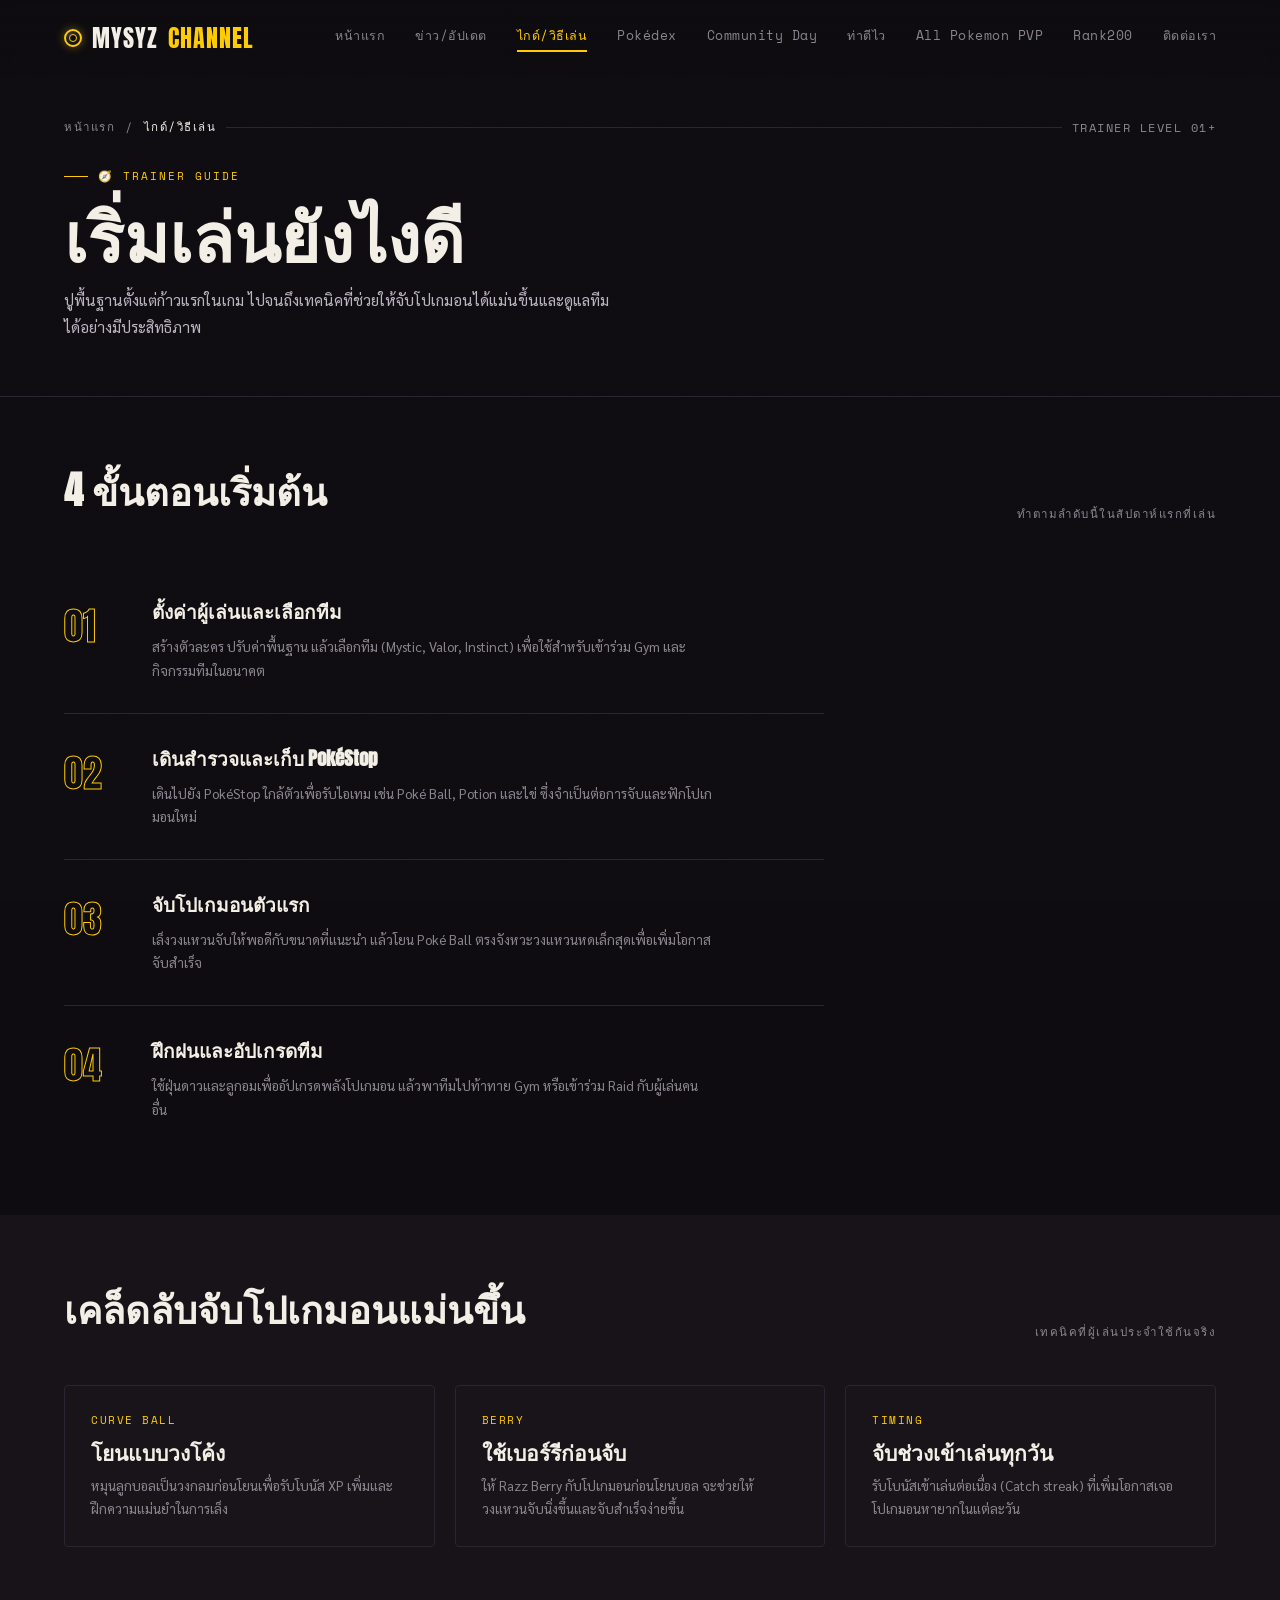
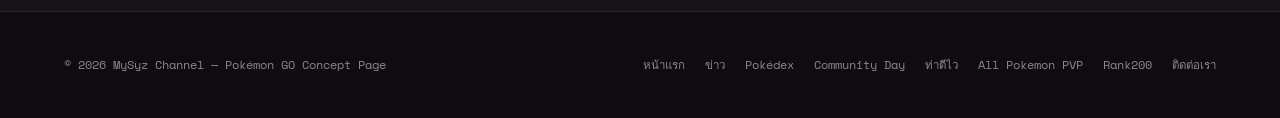
<file: guide.html>
<!DOCTYPE html>
<html lang="th">
<head>
<meta charset="UTF-8">
<meta name="viewport" content="width=device-width, initial-scale=1.0">
<title>ไกด์/วิธีเล่น — MySyz Channel</title>
<link rel="preconnect" href="https://fonts.googleapis.com">
<link href="https://fonts.googleapis.com/css2?family=Anton&family=Sarabun:wght@300;400;500;600;700&family=Space+Mono:wght@400;700&display=swap" rel="stylesheet">
<link rel="stylesheet" href="style.css">
<style>
  .steps{display:flex; flex-direction:column; gap:0; max-width:760px;}
  .step{
    display:grid; grid-template-columns:64px 1fr; gap:24px;
    padding:30px 0; border-bottom:1px solid var(--grid-line);
  }
  .step:last-child{border-bottom:none;}
  .step-num{font-family:'Anton',sans-serif; font-size:38px; color:var(--grid-line); -webkit-text-stroke:1px var(--poke-yellow); color:transparent;}
  .step h3{font-family:'Anton',sans-serif; font-size:19px; margin-bottom:8px;}
  .step p{font-size:13.5px; color:var(--muted); line-height:1.75; max-width:560px;}

  .tip-grid{display:grid; grid-template-columns:repeat(3,1fr); gap:20px;}
  @media (max-width:880px){.tip-grid{grid-template-columns:1fr 1fr;}}
  @media (max-width:600px){.tip-grid{grid-template-columns:1fr;}}
</style>
</head>
<body>

<div class="noise-layer"></div>

<header>
  <a href="index.html" class="logo"><span class="ball"></span>MYSYZ<span>CHANNEL</span></a>
  <button class="menu-toggle" aria-label="เปิดเมนู" onclick="document.querySelector('.mainnav').classList.toggle('open')">☰</button>
  <nav class="mainnav">
    <a href="index.html">หน้าแรก</a>
    <a href="news.html">ข่าว/อัปเดต</a>
    <a href="guide.html" class="active">ไกด์/วิธีเล่น</a>
    <a href="pokedex.html">Pokédex</a>
    <a href="community-day.html">Community Day</a>
    <a href="fast-moves.html">ท่าตีไว</a>
    <a href="all-pokemon-pvp.html">All Pokemon PVP</a>
    <a href="rank200.html">Rank200</a>
    <a href="contact.html">ติดต่อเรา</a>
  </nav>
</header>

<div class="coordbar">
  <a href="index.html">หน้าแรก</a><span>/</span><span class="here">ไกด์/วิธีเล่น</span>
  <div class="dotline"></div>
  <span>TRAINER LEVEL 01+</span>
</div>

<section class="page-hero">
  <p class="tag">🧭 Trainer Guide</p>
  <h1>เริ่มเล่นยังไงดี</h1>
  <p class="lead">ปูพื้นฐานตั้งแต่ก้าวแรกในเกม ไปจนถึงเทคนิคที่ช่วยให้จับโปเกมอนได้แม่นขึ้นและดูแลทีมได้อย่างมีประสิทธิภาพ</p>
</section>

<section class="section">
  <div class="section-head">
    <h2>4 ขั้นตอนเริ่มต้น</h2>
    <p>ทำตามลำดับนี้ในสัปดาห์แรกที่เล่น</p>
  </div>

  <div class="steps">
    <div class="step">
      <div class="step-num">01</div>
      <div>
        <h3>ตั้งค่าผู้เล่นและเลือกทีม</h3>
        <p>สร้างตัวละคร ปรับค่าพื้นฐาน แล้วเลือกทีม (Mystic, Valor, Instinct) เพื่อใช้สำหรับเข้าร่วม Gym และกิจกรรมทีมในอนาคต</p>
      </div>
    </div>
    <div class="step">
      <div class="step-num">02</div>
      <div>
        <h3>เดินสำรวจและเก็บ PokéStop</h3>
        <p>เดินไปยัง PokéStop ใกล้ตัวเพื่อรับไอเทม เช่น Poké Ball, Potion และไข่ ซึ่งจำเป็นต่อการจับและฟักโปเกมอนใหม่</p>
      </div>
    </div>
    <div class="step">
      <div class="step-num">03</div>
      <div>
        <h3>จับโปเกมอนตัวแรก</h3>
        <p>เล็งวงแหวนจับให้พอดีกับขนาดที่แนะนำ แล้วโยน Poké Ball ตรงจังหวะวงแหวนหดเล็กสุดเพื่อเพิ่มโอกาสจับสำเร็จ</p>
      </div>
    </div>
    <div class="step">
      <div class="step-num">04</div>
      <div>
        <h3>ฝึกฝนและอัปเกรดทีม</h3>
        <p>ใช้ฝุ่นดาวและลูกอมเพื่ออัปเกรดพลังโปเกมอน แล้วพาทีมไปท้าทาย Gym หรือเข้าร่วม Raid กับผู้เล่นคนอื่น</p>
      </div>
    </div>
  </div>
</section>

<section class="section" style="background:var(--void-2);">
  <div class="section-head">
    <h2>เคล็ดลับจับโปเกมอนแม่นขึ้น</h2>
    <p>เทคนิคที่ผู้เล่นประจำใช้กันจริง</p>
  </div>
  <div class="tip-grid">
    <div class="tile">
      <span class="tile-tag">Curve ball</span>
      <h3>โยนแบบวงโค้ง</h3>
      <p>หมุนลูกบอลเป็นวงกลมก่อนโยนเพื่อรับโบนัส XP เพิ่มและฝึกความแม่นยำในการเล็ง</p>
    </div>
    <div class="tile">
      <span class="tile-tag">Berry</span>
      <h3>ใช้เบอร์รีก่อนจับ</h3>
      <p>ให้ Razz Berry กับโปเกมอนก่อนโยนบอล จะช่วยให้วงแหวนจับนิ่งขึ้นและจับสำเร็จง่ายขึ้น</p>
    </div>
    <div class="tile">
      <span class="tile-tag">Timing</span>
      <h3>จับช่วงเข้าเล่นทุกวัน</h3>
      <p>รับโบนัสเข้าเล่นต่อเนื่อง (Catch streak) ที่เพิ่มโอกาสเจอโปเกมอนหายากในแต่ละวัน</p>
    </div>
  </div>
</section>

<footer>
  <span>© 2026 MySyz Channel — Pokémon GO Concept Page</span>
  <div class="fl">
    <a href="index.html">หน้าแรก</a>
    <a href="news.html">ข่าว</a>
    <a href="pokedex.html">Pokédex</a>
    <a href="community-day.html">Community Day</a>
    <a href="fast-moves.html">ท่าตีไว</a>
    <a href="all-pokemon-pvp.html">All Pokemon PVP</a>
    <a href="rank200.html">Rank200</a>
    <a href="contact.html">ติดต่อเรา</a>
  </div>
</footer>

</body>
</html>
</file>
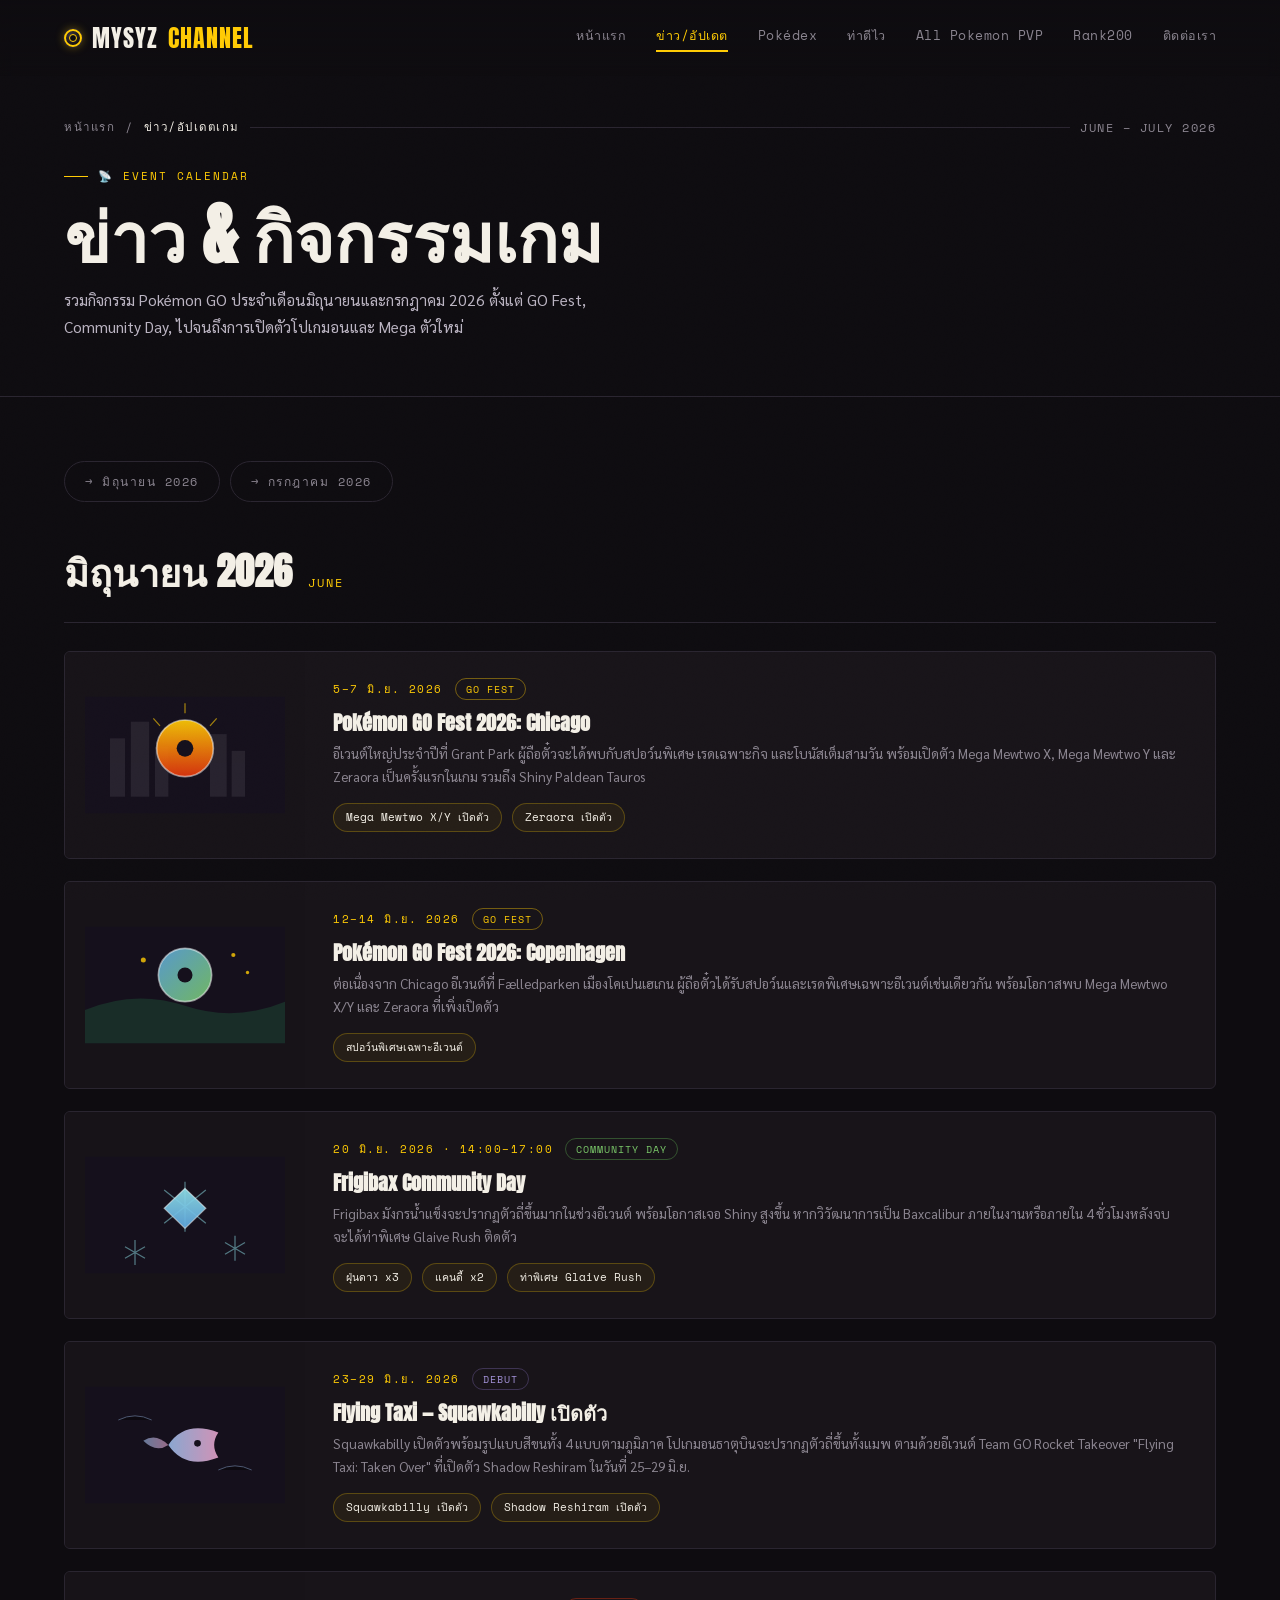
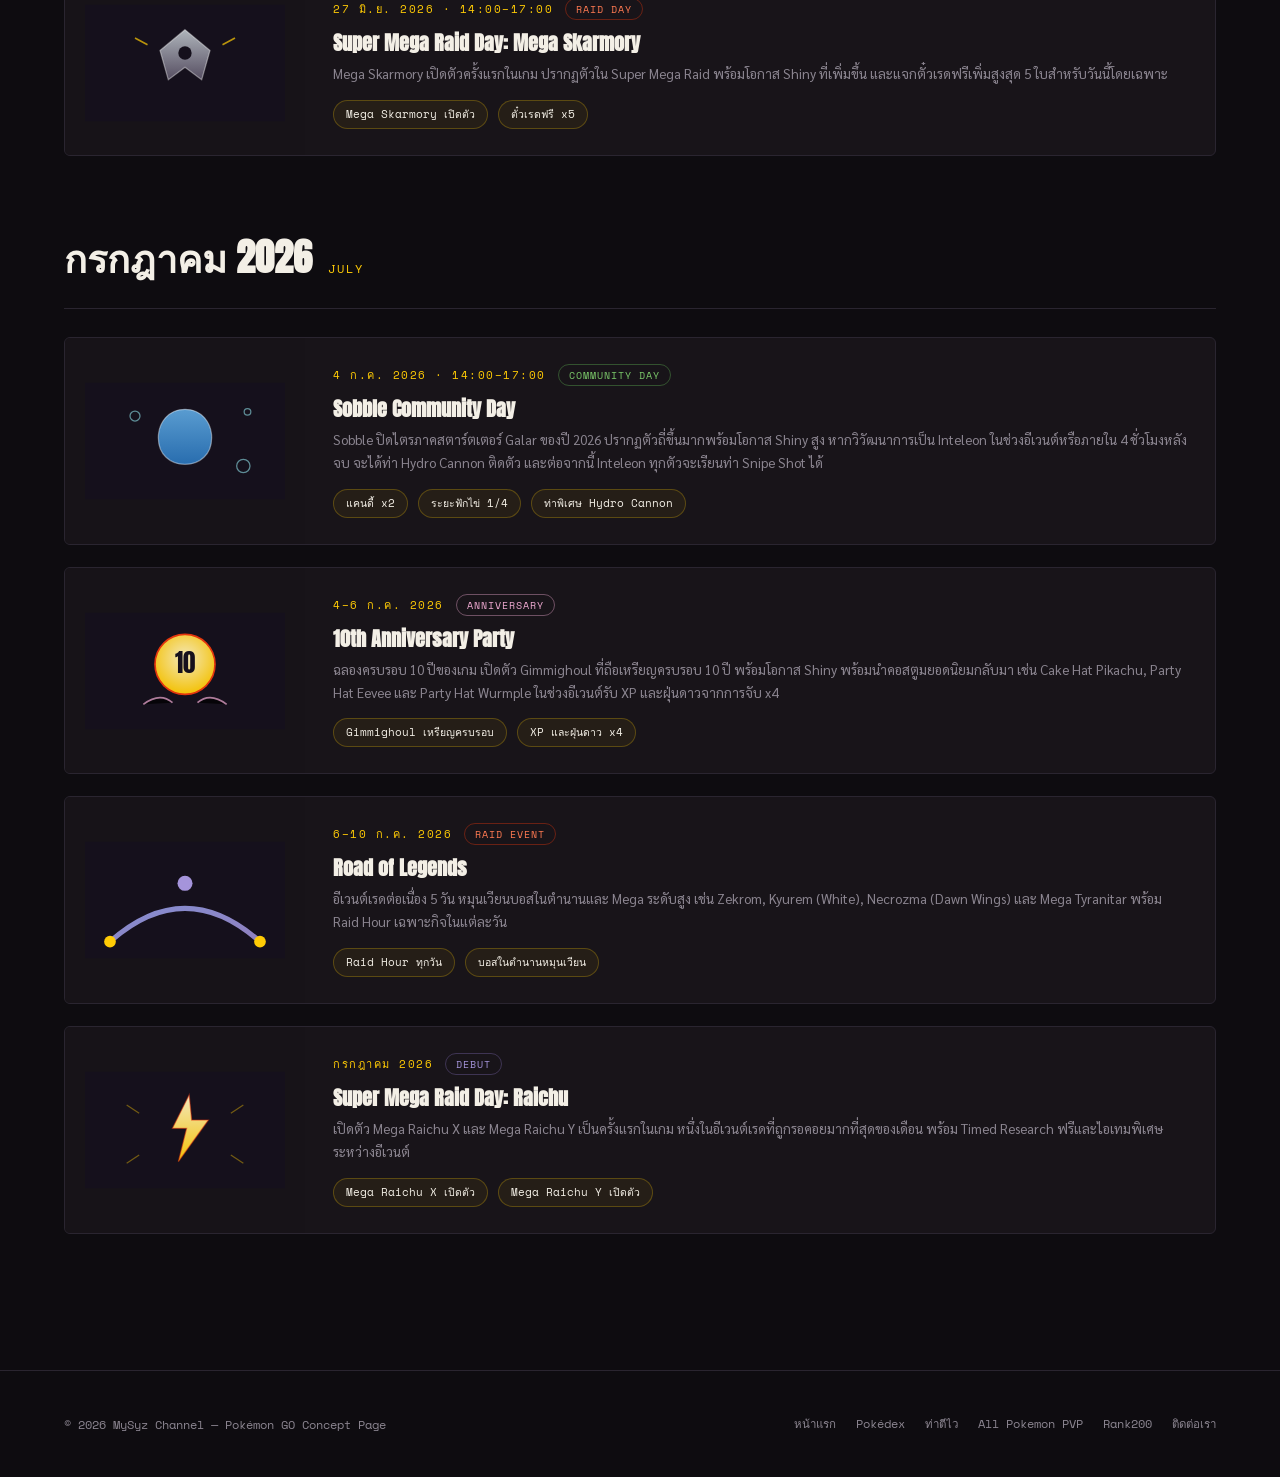
<file: news.html>
<!DOCTYPE html>
<html lang="th">
<head>
<meta charset="UTF-8">
<meta name="viewport" content="width=device-width, initial-scale=1.0">
<title>ข่าว/อัปเดตเกม — MySyz Channel</title>
<link rel="preconnect" href="https://fonts.googleapis.com">
<link href="https://fonts.googleapis.com/css2?family=Anton&family=Sarabun:wght@300;400;500;600;700&family=Space+Mono:wght@400;700&display=swap" rel="stylesheet">
<link rel="stylesheet" href="style.css">
<style>
  .month-nav{
    display:flex; gap:10px; margin-bottom:40px; flex-wrap:wrap;
  }
  .month-nav a{
    font-family:'Space Mono',monospace; font-size:12px; letter-spacing:1.5px; text-transform:uppercase;
    color:var(--muted); text-decoration:none; padding:10px 20px; border:1px solid var(--grid-line);
    border-radius:100px; transition:all .2s;
  }
  .month-nav a:hover{border-color:var(--poke-yellow); color:var(--bone);}

  .month-block{margin-bottom:72px;}
  .month-head{
    display:flex; align-items:baseline; gap:16px; margin-bottom:8px;
    border-bottom:1px solid var(--grid-line); padding-bottom:18px;
  }
  .month-head h2{font-family:'Anton',sans-serif; font-size:clamp(26px,3.6vw,38px);}
  .month-head .month-en{
    font-family:'Space Mono',monospace; font-size:12px; letter-spacing:2px; color:var(--poke-yellow);
    text-transform:uppercase;
  }

  .event-grid{display:grid; grid-template-columns:1fr; gap:22px; margin-top:28px;}

  .event-card{
    display:grid;
    grid-template-columns:240px 1fr;
    gap:0;
    background:var(--card);
    border:1px solid var(--grid-line);
    border-radius:6px;
    overflow:hidden;
    transition:border-color .3s, transform .3s;
  }
  .event-card:hover{border-color:var(--poke-yellow); transform:translateY(-3px);}
  @media (max-width:760px){
    .event-card{grid-template-columns:1fr;}
  }

  .event-art{
    background:var(--void-2);
    display:flex; align-items:center; justify-content:center;
    padding:20px;
    position:relative;
    min-height:180px;
  }
  .event-art svg{width:100%; height:140px;}

  .event-body{padding:26px 28px;}
  .event-meta{
    display:flex; align-items:center; gap:12px; margin-bottom:10px; flex-wrap:wrap;
  }
  .event-date{
    font-family:'Space Mono',monospace; font-size:11px; color:var(--poke-yellow);
    letter-spacing:1.5px; text-transform:uppercase;
  }
  .event-tag{
    font-family:'Space Mono',monospace; font-size:9.5px; letter-spacing:1px; text-transform:uppercase;
    padding:3px 10px; border-radius:100px; border:1px solid var(--grid-line); color:var(--muted);
  }
  .event-tag.t-gofest{border-color:rgba(255,203,5,0.4); color:var(--poke-yellow);}
  .event-tag.t-cd{border-color:rgba(94,176,82,0.4); color:#7bc96a;}
  .event-tag.t-raid{border-color:rgba(227,53,13,0.4); color:#ff7a52;}
  .event-tag.t-debut{border-color:rgba(120,100,170,0.4); color:#a594db;}
  .event-tag.t-anniv{border-color:rgba(240,170,210,0.4); color:#f0aad2;}

  .event-body h3{font-family:'Anton',sans-serif; font-size:20px; margin-bottom:8px; line-height:1.25;}
  .event-body p{font-size:13.5px; color:var(--muted); line-height:1.7;}
  .event-extra{
    margin-top:14px; display:flex; gap:10px; flex-wrap:wrap;
  }
  .event-pill{
    font-family:'Space Mono',monospace; font-size:10.5px; color:var(--bone);
    background:rgba(255,203,5,0.06); border:1px solid rgba(255,203,5,0.25);
    padding:5px 12px; border-radius:100px;
  }
</style>
</head>
<body>

<div class="noise-layer"></div>

<header>
  <a href="index.html" class="logo"><span class="ball"></span>MYSYZ<span>CHANNEL</span></a>
  <button class="menu-toggle" aria-label="เปิดเมนู" onclick="document.querySelector('.mainnav').classList.toggle('open')">☰</button>
  <nav class="mainnav">
    <a href="index.html">หน้าแรก</a>
    <a href="news.html" class="active">ข่าว/อัปเดต</a>
    <a href="pokedex.html">Pokédex</a>
    <a href="fast-moves.html">ท่าตีไว</a>
    <a href="all-pokemon-pvp.html">All Pokemon PVP</a>
    <a href="rank200.html">Rank200</a>
    <a href="contact.html">ติดต่อเรา</a>
  </nav>
</header>

<div class="coordbar">
  <a href="index.html">หน้าแรก</a><span>/</span><span class="here">ข่าว/อัปเดตเกม</span>
  <div class="dotline"></div>
  <span>JUNE – JULY 2026</span>
</div>

<section class="page-hero">
  <p class="tag">📡 Event Calendar</p>
  <h1>ข่าว &amp; กิจกรรมเกม</h1>
  <p class="lead">รวมกิจกรรม Pokémon GO ประจำเดือนมิถุนายนและกรกฎาคม 2026 ตั้งแต่ GO Fest, Community Day, ไปจนถึงการเปิดตัวโปเกมอนและ Mega ตัวใหม่</p>
</section>

<section class="section">

  <div class="month-nav">
    <a href="#june">→ มิถุนายน 2026</a>
    <a href="#july">→ กรกฎาคม 2026</a>
  </div>

  <!-- ===================== JUNE ===================== -->
  <div class="month-block" id="june">
    <div class="month-head">
      <h2>มิถุนายน 2026</h2>
      <span class="month-en">June</span>
    </div>

    <div class="event-grid">

      <!-- GO Fest Chicago -->
      <article class="event-card">
        <div class="event-art">
          <svg viewBox="0 0 240 140" xmlns="http://www.w3.org/2000/svg">
            <defs>
              <linearGradient id="gradChicago" x1="0" y1="0" x2="0" y2="1">
                <stop offset="0%" stop-color="#ffcb05"/>
                <stop offset="100%" stop-color="#e3350d"/>
              </linearGradient>
            </defs>
            <rect x="0" y="0" width="240" height="140" fill="#15101c"/>
            <g opacity="0.9">
              <rect x="30" y="50" width="18" height="70" fill="#2a2530"/>
              <rect x="55" y="30" width="22" height="90" fill="#2a2530"/>
              <rect x="84" y="60" width="16" height="60" fill="#2a2530"/>
              <rect x="150" y="45" width="20" height="75" fill="#2a2530"/>
              <rect x="176" y="65" width="16" height="55" fill="#2a2530"/>
            </g>
            <circle cx="120" cy="62" r="34" fill="url(#gradChicago)" opacity="0.92"/>
            <circle cx="120" cy="62" r="34" fill="none" stroke="#fff" stroke-width="2" opacity="0.5"/>
            <circle cx="120" cy="62" r="10" fill="#15101c"/>
            <g stroke="#ffcb05" stroke-width="1.5" opacity="0.6">
              <line x1="120" y1="20" x2="120" y2="8"/>
              <line x1="150" y1="35" x2="158" y2="26"/>
              <line x1="90" y1="35" x2="82" y2="26"/>
            </g>
          </svg>
        </div>
        <div class="event-body">
          <div class="event-meta">
            <span class="event-date">5–7 มิ.ย. 2026</span>
            <span class="event-tag t-gofest">GO Fest</span>
          </div>
          <h3>Pokémon GO Fest 2026: Chicago</h3>
          <p>อีเวนต์ใหญ่ประจำปีที่ Grant Park ผู้ถือตั๋วจะได้พบกับสปอว์นพิเศษ เรดเฉพาะกิจ และโบนัสเต็มสามวัน พร้อมเปิดตัว Mega Mewtwo X, Mega Mewtwo Y และ Zeraora เป็นครั้งแรกในเกม รวมถึง Shiny Paldean Tauros</p>
          <div class="event-extra">
            <span class="event-pill">Mega Mewtwo X/Y เปิดตัว</span>
            <span class="event-pill">Zeraora เปิดตัว</span>
          </div>
        </div>
      </article>

      <!-- GO Fest Copenhagen -->
      <article class="event-card">
        <div class="event-art">
          <svg viewBox="0 0 240 140" xmlns="http://www.w3.org/2000/svg">
            <defs>
              <linearGradient id="gradCph" x1="0" y1="0" x2="1" y2="1">
                <stop offset="0%" stop-color="#5fa8e0"/>
                <stop offset="100%" stop-color="#7bc96a"/>
              </linearGradient>
            </defs>
            <rect x="0" y="0" width="240" height="140" fill="#15101c"/>
            <path d="M 0,100 Q 60,75 120,95 T 240,90 L 240,140 L 0,140 Z" fill="#1c3a2e" opacity="0.7"/>
            <circle cx="120" cy="58" r="32" fill="url(#gradCph)" opacity="0.9"/>
            <circle cx="120" cy="58" r="32" fill="none" stroke="#fff" stroke-width="2" opacity="0.5"/>
            <circle cx="120" cy="58" r="9" fill="#15101c"/>
            <g fill="#ffcb05" opacity="0.8">
              <circle cx="70" cy="40" r="3"/>
              <circle cx="178" cy="34" r="2.5"/>
              <circle cx="195" cy="55" r="2"/>
            </g>
          </svg>
        </div>
        <div class="event-body">
          <div class="event-meta">
            <span class="event-date">12–14 มิ.ย. 2026</span>
            <span class="event-tag t-gofest">GO Fest</span>
          </div>
          <h3>Pokémon GO Fest 2026: Copenhagen</h3>
          <p>ต่อเนื่องจาก Chicago อีเวนต์ที่ Fælledparken เมืองโคเปนเฮเกน ผู้ถือตั๋วได้รับสปอว์นและเรดพิเศษเฉพาะอีเวนต์เช่นเดียวกัน พร้อมโอกาสพบ Mega Mewtwo X/Y และ Zeraora ที่เพิ่งเปิดตัว</p>
          <div class="event-extra">
            <span class="event-pill">สปอว์นพิเศษเฉพาะอีเวนต์</span>
          </div>
        </div>
      </article>

      <!-- Frigibax Community Day -->
      <article class="event-card">
        <div class="event-art">
          <svg viewBox="0 0 240 140" xmlns="http://www.w3.org/2000/svg">
            <defs>
              <linearGradient id="gradFrigi" x1="0" y1="0" x2="0" y2="1">
                <stop offset="0%" stop-color="#8fe0e8"/>
                <stop offset="100%" stop-color="#5fa8e0"/>
              </linearGradient>
            </defs>
            <rect x="0" y="0" width="240" height="140" fill="#15101c"/>
            <g opacity="0.5" stroke="#8fe0e8" stroke-width="1.5">
              <path d="M120,30 L120,90 M95,40 L145,80 M145,40 L95,80"/>
              <path d="M60,100 L60,130 M48,108 L72,122 M72,108 L48,122"/>
              <path d="M180,95 L180,125 M168,103 L192,117 M192,103 L168,117"/>
            </g>
            <polygon points="120,38 145,62 120,86 95,62" fill="url(#gradFrigi)" opacity="0.92"/>
            <polygon points="120,38 145,62 120,86 95,62" fill="none" stroke="#fff" stroke-width="1.5" opacity="0.5"/>
          </svg>
        </div>
        <div class="event-body">
          <div class="event-meta">
            <span class="event-date">20 มิ.ย. 2026 · 14:00–17:00</span>
            <span class="event-tag t-cd">Community Day</span>
          </div>
          <h3>Frigibax Community Day</h3>
          <p>Frigibax มังกรน้ำแข็งจะปรากฏตัวถี่ขึ้นมากในช่วงอีเวนต์ พร้อมโอกาสเจอ Shiny สูงขึ้น หากวิวัฒนาการเป็น Baxcalibur ภายในงานหรือภายใน 4 ชั่วโมงหลังจบ จะได้ท่าพิเศษ Glaive Rush ติดตัว</p>
          <div class="event-extra">
            <span class="event-pill">ฝุ่นดาว x3</span>
            <span class="event-pill">แคนดี้ x2</span>
            <span class="event-pill">ท่าพิเศษ Glaive Rush</span>
          </div>
        </div>
      </article>

      <!-- Flying Taxi -->
      <article class="event-card">
        <div class="event-art">
          <svg viewBox="0 0 240 140" xmlns="http://www.w3.org/2000/svg">
            <defs>
              <linearGradient id="gradFly" x1="0" y1="0" x2="1" y2="0">
                <stop offset="0%" stop-color="#9fc2f0"/>
                <stop offset="100%" stop-color="#f0aad2"/>
              </linearGradient>
            </defs>
            <rect x="0" y="0" width="240" height="140" fill="#15101c"/>
            <g opacity="0.85">
              <path d="M100,70 Q120,40 160,55 Q150,70 160,85 Q120,100 100,70 Z" fill="url(#gradFly)"/>
              <path d="M70,65 Q85,55 100,70 Q85,80 70,65 Z" fill="url(#gradFly)" opacity="0.7"/>
            </g>
            <circle cx="135" cy="68" r="4" fill="#15101c"/>
            <g stroke="#9fc2f0" stroke-width="1.2" opacity="0.4">
              <path d="M40,40 Q60,30 80,40"/>
              <path d="M160,100 Q180,90 200,100"/>
            </g>
          </svg>
        </div>
        <div class="event-body">
          <div class="event-meta">
            <span class="event-date">23–29 มิ.ย. 2026</span>
            <span class="event-tag t-debut">Debut</span>
          </div>
          <h3>Flying Taxi — Squawkabilly เปิดตัว</h3>
          <p>Squawkabilly เปิดตัวพร้อมรูปแบบสีขนทั้ง 4 แบบตามภูมิภาค โปเกมอนธาตุบินจะปรากฏตัวถี่ขึ้นทั้งแมพ ตามด้วยอีเวนต์ Team GO Rocket Takeover "Flying Taxi: Taken Over" ที่เปิดตัว Shadow Reshiram ในวันที่ 25–29 มิ.ย.</p>
          <div class="event-extra">
            <span class="event-pill">Squawkabilly เปิดตัว</span>
            <span class="event-pill">Shadow Reshiram เปิดตัว</span>
          </div>
        </div>
      </article>

      <!-- Mega Skarmory Raid Day -->
      <article class="event-card">
        <div class="event-art">
          <svg viewBox="0 0 240 140" xmlns="http://www.w3.org/2000/svg">
            <defs>
              <linearGradient id="gradSkarm" x1="0" y1="0" x2="0" y2="1">
                <stop offset="0%" stop-color="#bcc3c9"/>
                <stop offset="100%" stop-color="#5c5468"/>
              </linearGradient>
            </defs>
            <rect x="0" y="0" width="240" height="140" fill="#15101c"/>
            <path d="M120,30 L150,55 L140,90 L120,75 L100,90 L90,55 Z" fill="url(#gradSkarm)" opacity="0.92"/>
            <path d="M120,30 L150,55 L140,90 L120,75 L100,90 L90,55 Z" fill="none" stroke="#fff" stroke-width="1.5" opacity="0.4"/>
            <circle cx="120" cy="58" r="8" fill="#15101c"/>
            <g stroke="#ffcb05" stroke-width="2" opacity="0.7">
              <line x1="60" y1="40" x2="75" y2="48"/>
              <line x1="180" y1="40" x2="165" y2="48"/>
            </g>
          </svg>
        </div>
        <div class="event-body">
          <div class="event-meta">
            <span class="event-date">27 มิ.ย. 2026 · 14:00–17:00</span>
            <span class="event-tag t-raid">Raid Day</span>
          </div>
          <h3>Super Mega Raid Day: Mega Skarmory</h3>
          <p>Mega Skarmory เปิดตัวครั้งแรกในเกม ปรากฏตัวใน Super Mega Raid พร้อมโอกาส Shiny ที่เพิ่มขึ้น และแจกตั๋วเรดฟรีเพิ่มสูงสุด 5 ใบสำหรับวันนี้โดยเฉพาะ</p>
          <div class="event-extra">
            <span class="event-pill">Mega Skarmory เปิดตัว</span>
            <span class="event-pill">ตั๋วเรดฟรี x5</span>
          </div>
        </div>
      </article>

    </div>
  </div>

  <!-- ===================== JULY ===================== -->
  <div class="month-block" id="july">
    <div class="month-head">
      <h2>กรกฎาคม 2026</h2>
      <span class="month-en">July</span>
    </div>

    <div class="event-grid">

      <!-- Sobble Community Day -->
      <article class="event-card">
        <div class="event-art">
          <svg viewBox="0 0 240 140" xmlns="http://www.w3.org/2000/svg">
            <defs>
              <linearGradient id="gradSobble" x1="0" y1="0" x2="0" y2="1">
                <stop offset="0%" stop-color="#5fa8e0"/>
                <stop offset="100%" stop-color="#2a75bb"/>
              </linearGradient>
            </defs>
            <rect x="0" y="0" width="240" height="140" fill="#15101c"/>
            <path d="M120,32 C140,32 152,48 152,66 C152,86 138,98 120,98 C102,98 88,86 88,66 C88,48 100,32 120,32 Z" fill="url(#gradSobble)" opacity="0.92"/>
            <path d="M120,32 C140,32 152,48 152,66 C152,86 138,98 120,98 C102,98 88,86 88,66 C88,48 100,32 120,32 Z" fill="none" stroke="#fff" stroke-width="1.5" opacity="0.4"/>
            <g opacity="0.6" stroke="#8fe0e8" stroke-width="1.5" fill="none">
              <circle cx="60" cy="40" r="6"/>
              <circle cx="190" cy="100" r="8"/>
              <circle cx="195" cy="35" r="4"/>
            </g>
          </svg>
        </div>
        <div class="event-body">
          <div class="event-meta">
            <span class="event-date">4 ก.ค. 2026 · 14:00–17:00</span>
            <span class="event-tag t-cd">Community Day</span>
          </div>
          <h3>Sobble Community Day</h3>
          <p>Sobble ปิดไตรภาคสตาร์ตเตอร์ Galar ของปี 2026 ปรากฏตัวถี่ขึ้นมากพร้อมโอกาส Shiny สูง หากวิวัฒนาการเป็น Inteleon ในช่วงอีเวนต์หรือภายใน 4 ชั่วโมงหลังจบ จะได้ท่า Hydro Cannon ติดตัว และต่อจากนี้ Inteleon ทุกตัวจะเรียนท่า Snipe Shot ได้</p>
          <div class="event-extra">
            <span class="event-pill">แคนดี้ x2</span>
            <span class="event-pill">ระยะฟักไข่ 1/4</span>
            <span class="event-pill">ท่าพิเศษ Hydro Cannon</span>
          </div>
        </div>
      </article>

      <!-- 10th Anniversary Party -->
      <article class="event-card">
        <div class="event-art">
          <svg viewBox="0 0 240 140" xmlns="http://www.w3.org/2000/svg">
            <defs>
              <radialGradient id="gradAnniv" cx="50%" cy="40%" r="60%">
                <stop offset="0%" stop-color="#fff3c4"/>
                <stop offset="100%" stop-color="#ffcb05"/>
              </radialGradient>
            </defs>
            <rect x="0" y="0" width="240" height="140" fill="#15101c"/>
            <circle cx="120" cy="62" r="36" fill="url(#gradAnniv)" opacity="0.95"/>
            <circle cx="120" cy="62" r="36" fill="none" stroke="#e3350d" stroke-width="2"/>
            <text x="120" y="72" font-family="Anton, sans-serif" font-size="30" fill="#15101c" text-anchor="middle">10</text>
            <g stroke="#f0aad2" stroke-width="2" opacity="0.7">
              <path d="M70,110 Q90,95 105,108"/>
              <path d="M170,110 Q150,95 135,108"/>
            </g>
          </svg>
        </div>
        <div class="event-body">
          <div class="event-meta">
            <span class="event-date">4–6 ก.ค. 2026</span>
            <span class="event-tag t-anniv">Anniversary</span>
          </div>
          <h3>10th Anniversary Party</h3>
          <p>ฉลองครบรอบ 10 ปีของเกม เปิดตัว Gimmighoul ที่ถือเหรียญครบรอบ 10 ปี พร้อมโอกาส Shiny พร้อมนำคอสตูมยอดนิยมกลับมา เช่น Cake Hat Pikachu, Party Hat Eevee และ Party Hat Wurmple ในช่วงอีเวนต์รับ XP และฝุ่นดาวจากการจับ x4</p>
          <div class="event-extra">
            <span class="event-pill">Gimmighoul เหรียญครบรอบ</span>
            <span class="event-pill">XP และฝุ่นดาว x4</span>
          </div>
        </div>
      </article>

      <!-- Road of Legends -->
      <article class="event-card">
        <div class="event-art">
          <svg viewBox="0 0 240 140" xmlns="http://www.w3.org/2000/svg">
            <defs>
              <linearGradient id="gradRoad" x1="0" y1="0" x2="1" y2="1">
                <stop offset="0%" stop-color="#9aa3f0"/>
                <stop offset="100%" stop-color="#a594db"/>
              </linearGradient>
            </defs>
            <rect x="0" y="0" width="240" height="140" fill="#15101c"/>
            <path d="M30,120 Q120,40 210,120" fill="none" stroke="url(#gradRoad)" stroke-width="6" opacity="0.85"/>
            <circle cx="30" cy="120" r="7" fill="#ffcb05"/>
            <circle cx="120" cy="50" r="9" fill="#a594db"/>
            <circle cx="210" cy="120" r="7" fill="#ffcb05"/>
          </svg>
        </div>
        <div class="event-body">
          <div class="event-meta">
            <span class="event-date">6–10 ก.ค. 2026</span>
            <span class="event-tag t-raid">Raid Event</span>
          </div>
          <h3>Road of Legends</h3>
          <p>อีเวนต์เรดต่อเนื่อง 5 วัน หมุนเวียนบอสในตำนานและ Mega ระดับสูง เช่น Zekrom, Kyurem (White), Necrozma (Dawn Wings) และ Mega Tyranitar พร้อม Raid Hour เฉพาะกิจในแต่ละวัน</p>
          <div class="event-extra">
            <span class="event-pill">Raid Hour ทุกวัน</span>
            <span class="event-pill">บอสในตำนานหมุนเวียน</span>
          </div>
        </div>
      </article>

      <!-- Raichu Mega Raid Day -->
      <article class="event-card">
        <div class="event-art">
          <svg viewBox="0 0 240 140" xmlns="http://www.w3.org/2000/svg">
            <defs>
              <linearGradient id="gradRaichu" x1="0" y1="0" x2="0" y2="1">
                <stop offset="0%" stop-color="#fff3c4"/>
                <stop offset="100%" stop-color="#ffcb05"/>
              </linearGradient>
            </defs>
            <rect x="0" y="0" width="240" height="140" fill="#15101c"/>
            <polygon points="125,28 105,68 122,68 112,108 148,58 128,58" fill="url(#gradRaichu)" opacity="0.95"/>
            <polygon points="125,28 105,68 122,68 112,108 148,58 128,58" fill="none" stroke="#e3350d" stroke-width="1.5" opacity="0.5"/>
            <g opacity="0.4" stroke="#ffcb05" stroke-width="1.5">
              <line x1="50" y1="40" x2="65" y2="50"/>
              <line x1="190" y1="40" x2="175" y2="50"/>
              <line x1="50" y1="110" x2="65" y2="100"/>
              <line x1="190" y1="110" x2="175" y2="100"/>
            </g>
          </svg>
        </div>
        <div class="event-body">
          <div class="event-meta">
            <span class="event-date">กรกฎาคม 2026</span>
            <span class="event-tag t-debut">Debut</span>
          </div>
          <h3>Super Mega Raid Day: Raichu</h3>
          <p>เปิดตัว Mega Raichu X และ Mega Raichu Y เป็นครั้งแรกในเกม หนึ่งในอีเวนต์เรดที่ถูกรอคอยมากที่สุดของเดือน พร้อม Timed Research ฟรีและไอเทมพิเศษระหว่างอีเวนต์</p>
          <div class="event-extra">
            <span class="event-pill">Mega Raichu X เปิดตัว</span>
            <span class="event-pill">Mega Raichu Y เปิดตัว</span>
          </div>
        </div>
      </article>

    </div>
  </div>

</section>

<footer>
  <span>© 2026 MySyz Channel — Pokémon GO Concept Page</span>
  <div class="fl">
    <a href="index.html">หน้าแรก</a>
    <a href="pokedex.html">Pokédex</a>
    <a href="fast-moves.html">ท่าตีไว</a>
    <a href="all-pokemon-pvp.html">All Pokemon PVP</a>
    <a href="rank200.html">Rank200</a>
    <a href="contact.html">ติดต่อเรา</a>
  </div>
</footer>

</body>
</html>
</file>
<file: style.css>
/* ===== MySyz Channel — Pokémon GO concept site ===== */
:root{
  --void:#0e0c10;
  --void-2:#171318;
  --card:#181419;
  --bone:#f3efe6;
  --muted:#8b8590;
  --poke-red:#e3350d;
  --poke-red-dark:#9c1f08;
  --poke-yellow:#ffcb05;
  --poke-blue:#2a75bb;
  --grid-line:#2a2530;
}

*{margin:0;padding:0;box-sizing:border-box;}
html{scroll-behavior:smooth;}

body{
  background:var(--void);
  color:var(--bone);
  font-family:'Sarabun',sans-serif;
  overflow-x:hidden;
}

::selection{background:var(--poke-yellow);color:var(--void);}

a{color:inherit;}
a:focus-visible, button:focus-visible{
  outline:2px solid var(--poke-yellow);
  outline-offset:3px;
}

@media (prefers-reduced-motion: reduce){
  *{animation-duration:0.01ms !important; animation-iteration-count:1 !important; transition-duration:0.01ms !important;}
}

.noise-layer{
  position:fixed; inset:0; pointer-events:none; z-index:2; opacity:0.03; mix-blend-mode:overlay;
  background-image:url("data:image/svg+xml,%3Csvg xmlns='http://www.w3.org/2000/svg' width='160' height='160'%3E%3Cfilter id='n'%3E%3CfeTurbulence type='fractalNoise' baseFrequency='0.9' numOctaves='2' stitchTiles='stitch'/%3E%3C/filter%3E%3Crect width='100%25' height='100%25' filter='url(%23n)'/%3E%3C/svg%3E");
}

/* ---------- NAV ---------- */
header{
  position:fixed; top:0; left:0; right:0; z-index:50;
  display:flex; align-items:center; justify-content:space-between;
  padding:20px clamp(20px,5vw,64px);
  background:linear-gradient(to bottom, rgba(14,12,16,0.95), rgba(14,12,16,0.7) 70%, transparent);
  backdrop-filter:blur(6px);
}
.logo{
  font-family:'Anton',sans-serif;
  font-size:clamp(18px,2.2vw,24px);
  letter-spacing:1px;
  color:var(--bone);
  display:flex; align-items:center; gap:10px;
  text-decoration:none;
}
.logo span{color:var(--poke-yellow);}
.logo .ball{
  width:18px;height:18px;border-radius:50%;
  background:radial-gradient(circle at 35% 30%, #3a3340, var(--void-2) 70%);
  border:2px solid var(--poke-yellow);
  box-shadow:0 0 0 1px var(--grid-line), 0 0 10px rgba(255,203,5,0.4);
  position:relative;
  flex-shrink:0;
}
.logo .ball::after{
  content:'';position:absolute; top:50%; left:50%; transform:translate(-50%,-50%);
  width:6px;height:6px;border-radius:50%;background:var(--void);border:1.5px solid var(--poke-yellow);
}

nav.mainnav{display:flex; gap:clamp(14px,2.4vw,30px); font-family:'Space Mono',monospace; font-size:12.5px; letter-spacing:0.5px; flex-wrap:wrap;}
nav.mainnav a{color:var(--muted); text-decoration:none; transition:color .25s; position:relative; padding-bottom:4px;}
nav.mainnav a:hover{color:var(--bone);}
nav.mainnav a.active{color:var(--poke-yellow);}
nav.mainnav a.active::after{
  content:''; position:absolute; bottom:-2px; left:0; right:0; height:2px; background:var(--poke-yellow);
}

.menu-toggle{display:none; background:none;border:none;color:var(--bone); font-size:22px; cursor:pointer;}
@media (max-width:760px){
  .menu-toggle{display:block;}
  nav.mainnav{
    position:fixed; top:64px; right:0; left:0;
    background:var(--void-2); flex-direction:column; gap:0;
    border-top:1px solid var(--grid-line);
    max-height:0; overflow:hidden; transition:max-height .35s ease;
  }
  nav.mainnav.open{max-height:340px;}
  nav.mainnav a{padding:16px 24px; border-bottom:1px solid var(--grid-line); width:100%;}
}

/* ---------- BREADCRUMB / COORD BAR ---------- */
.coordbar{
  padding:118px clamp(20px,5vw,64px) 0;
  font-family:'Space Mono',monospace; font-size:11.5px; letter-spacing:1.5px; color:var(--muted);
  display:flex; align-items:center; gap:10px;
}
.coordbar .dotline{flex:1; height:1px; background:var(--grid-line);}
.coordbar a{text-decoration:none; color:var(--muted);}
.coordbar a:hover{color:var(--poke-yellow);}
.coordbar .here{color:var(--bone);}

/* ---------- PAGE HERO (sub pages) ---------- */
.page-hero{
  padding:32px clamp(20px,5vw,64px) 56px;
  border-bottom:1px solid var(--grid-line);
  position:relative;
}
.page-hero .tag{
  font-family:'Space Mono',monospace; font-size:11px; letter-spacing:2px; text-transform:uppercase;
  color:var(--poke-yellow); display:flex; align-items:center; gap:10px; margin-bottom:16px;
}
.page-hero .tag::before{content:'';width:24px;height:1px;background:var(--poke-yellow);}
.page-hero h1{
  font-family:'Anton',sans-serif; font-size:clamp(36px,6vw,68px); line-height:1; max-width:16ch;
}
.page-hero p.lead{margin-top:18px; max-width:560px; color:#bbb4c2; font-size:15.5px; line-height:1.75;}

/* ---------- GENERIC SECTION ---------- */
.section{padding:64px clamp(20px,5vw,64px);}
.section-head{display:flex; justify-content:space-between; align-items:flex-end; gap:24px; margin-bottom:44px; flex-wrap:wrap;}
.section-head h2{font-family:'Anton',sans-serif; font-size:clamp(24px,3.6vw,38px);}
.section-head p{font-family:'Space Mono',monospace; font-size:11.5px; letter-spacing:1.5px; color:var(--muted); max-width:300px; text-align:right;}

/* ---------- CARD GRID (generic) ---------- */
.grid{display:grid; gap:22px;}
.grid.cols-3{grid-template-columns:repeat(3,1fr);}
.grid.cols-2{grid-template-columns:repeat(2,1fr);}
@media (max-width:900px){.grid.cols-3{grid-template-columns:repeat(2,1fr);} }
@media (max-width:640px){.grid.cols-3, .grid.cols-2{grid-template-columns:1fr;} }

.tile{
  background:var(--card);
  border:1px solid var(--grid-line);
  border-radius:4px;
  padding:26px;
  transition:transform .35s ease, border-color .35s;
}
.tile:hover{transform:translateY(-4px); border-color:var(--poke-yellow);}
.tile .tile-tag{
  font-family:'Space Mono',monospace; font-size:10.5px; letter-spacing:1.5px; text-transform:uppercase;
  color:var(--poke-yellow); margin-bottom:12px; display:block;
}
.tile h3{font-family:'Anton',sans-serif; font-size:21px; margin-bottom:10px; line-height:1.2;}
.tile p{font-size:13.5px; color:var(--muted); line-height:1.65;}
.tile .meta{margin-top:16px; display:flex; justify-content:space-between; font-family:'Space Mono',monospace; font-size:10.5px; color:var(--muted); border-top:1px solid var(--grid-line); padding-top:14px;}

/* ---------- BUTTONS ---------- */
.btn{
  display:inline-flex; align-items:center; gap:10px;
  font-family:'Space Mono',monospace; font-size:12px; letter-spacing:1.5px; text-transform:uppercase;
  padding:14px 26px; border-radius:2px; text-decoration:none; border:none; cursor:pointer;
  transition:gap .25s, background .25s, transform .2s;
}
.btn-primary{background:var(--poke-yellow); color:var(--void);}
.btn-primary:hover{gap:16px; background:#ffd633; transform:translateY(-2px);}
.btn-ghost{background:transparent; color:var(--bone); border:1px solid var(--grid-line);}
.btn-ghost:hover{border-color:var(--poke-yellow); color:var(--poke-yellow);}

/* ---------- FOOTER ---------- */
footer{
  padding:44px clamp(20px,5vw,64px);
  border-top:1px solid var(--grid-line);
  display:flex; justify-content:space-between; align-items:center;
  flex-wrap:wrap; gap:16px;
  font-family:'Space Mono',monospace; font-size:11.5px; color:var(--muted);
}
footer .fl{display:flex; gap:20px; flex-wrap:wrap;}
footer a{color:var(--muted); text-decoration:none; transition:color .2s;}
footer a:hover{color:var(--bone);}
</file>
